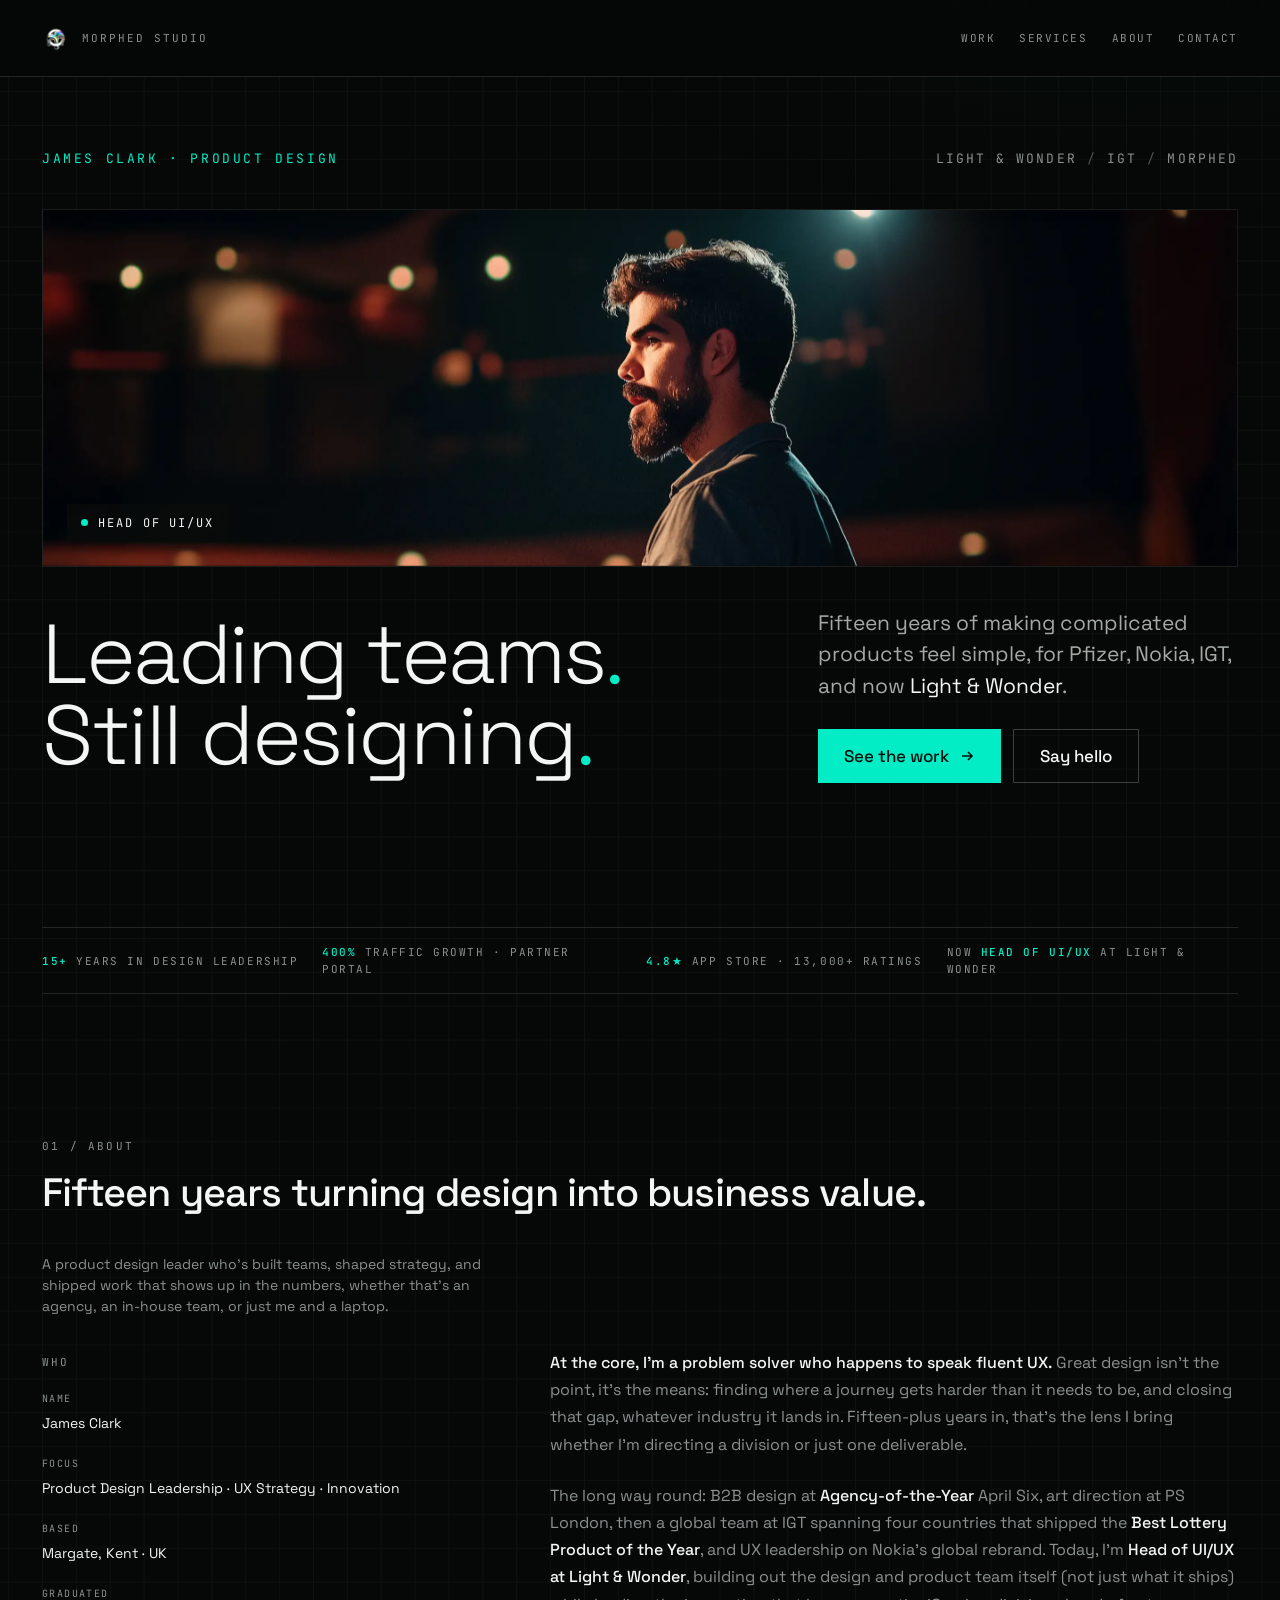
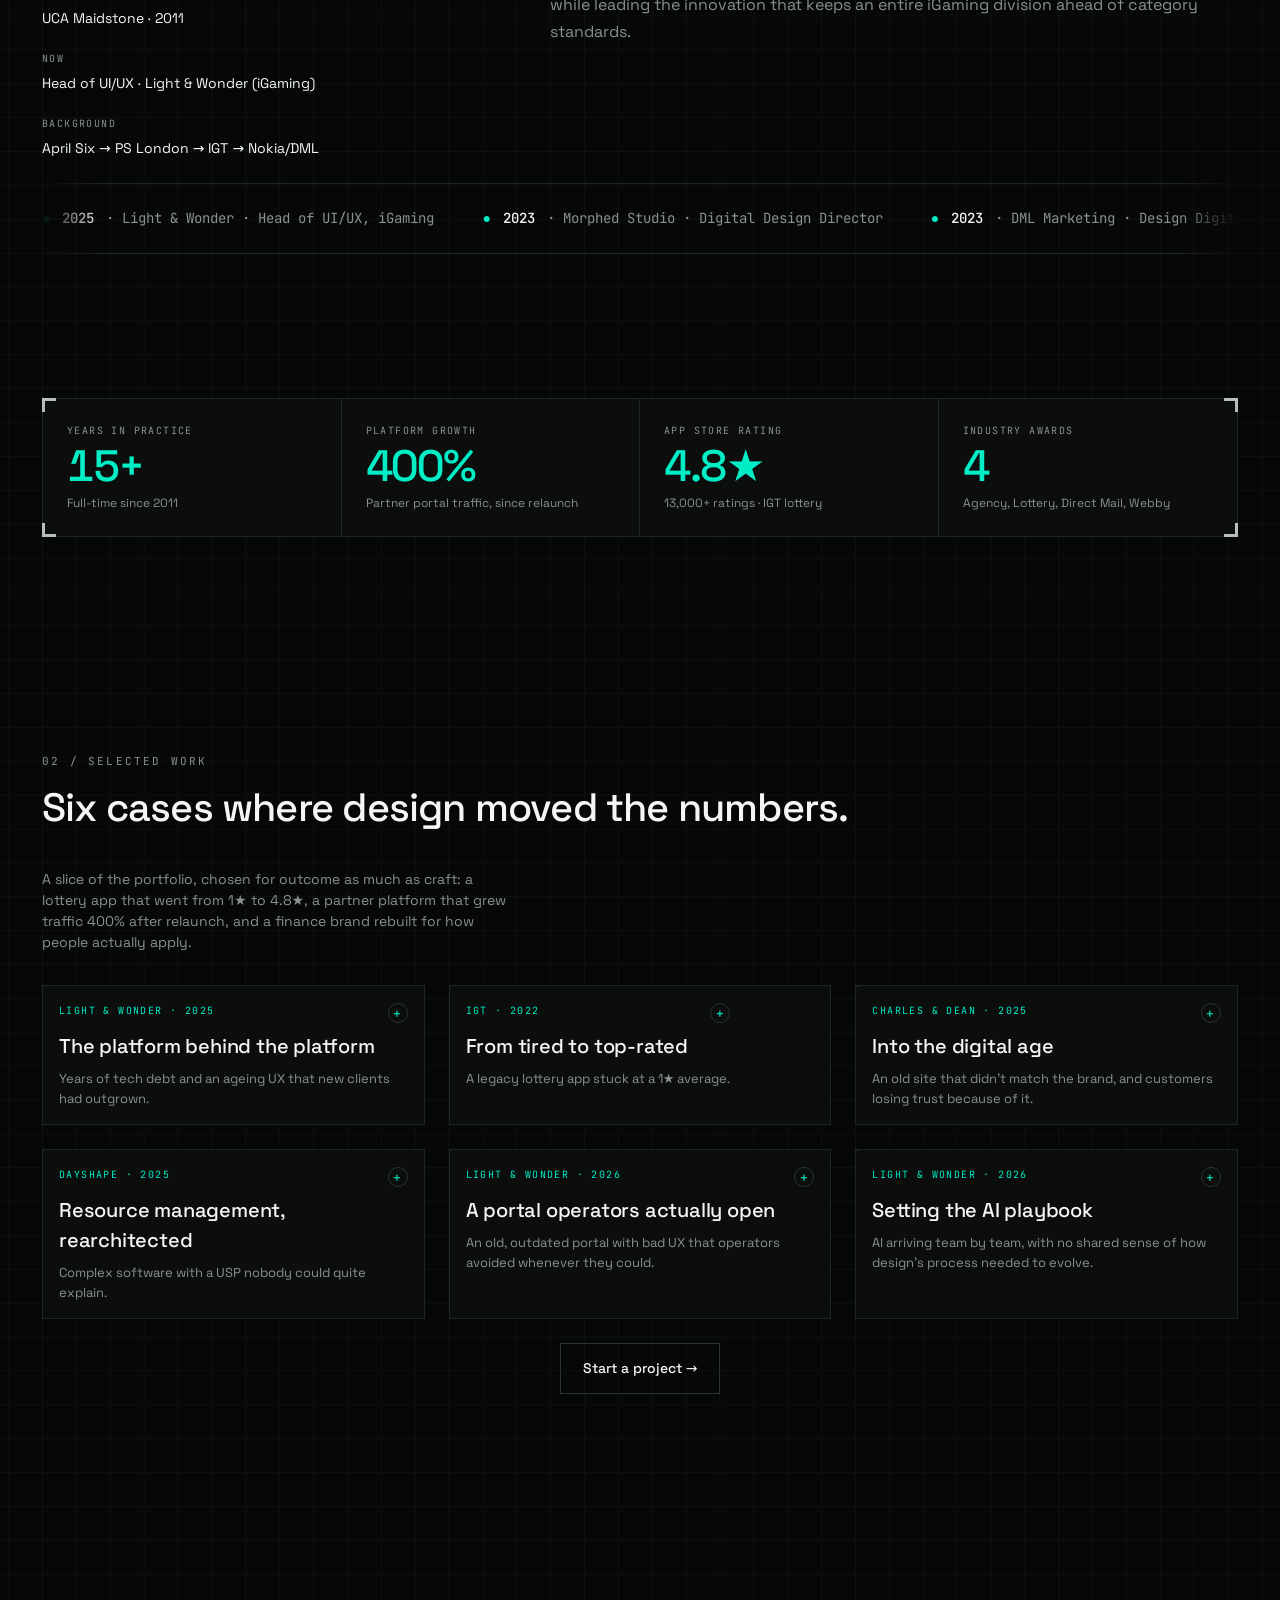
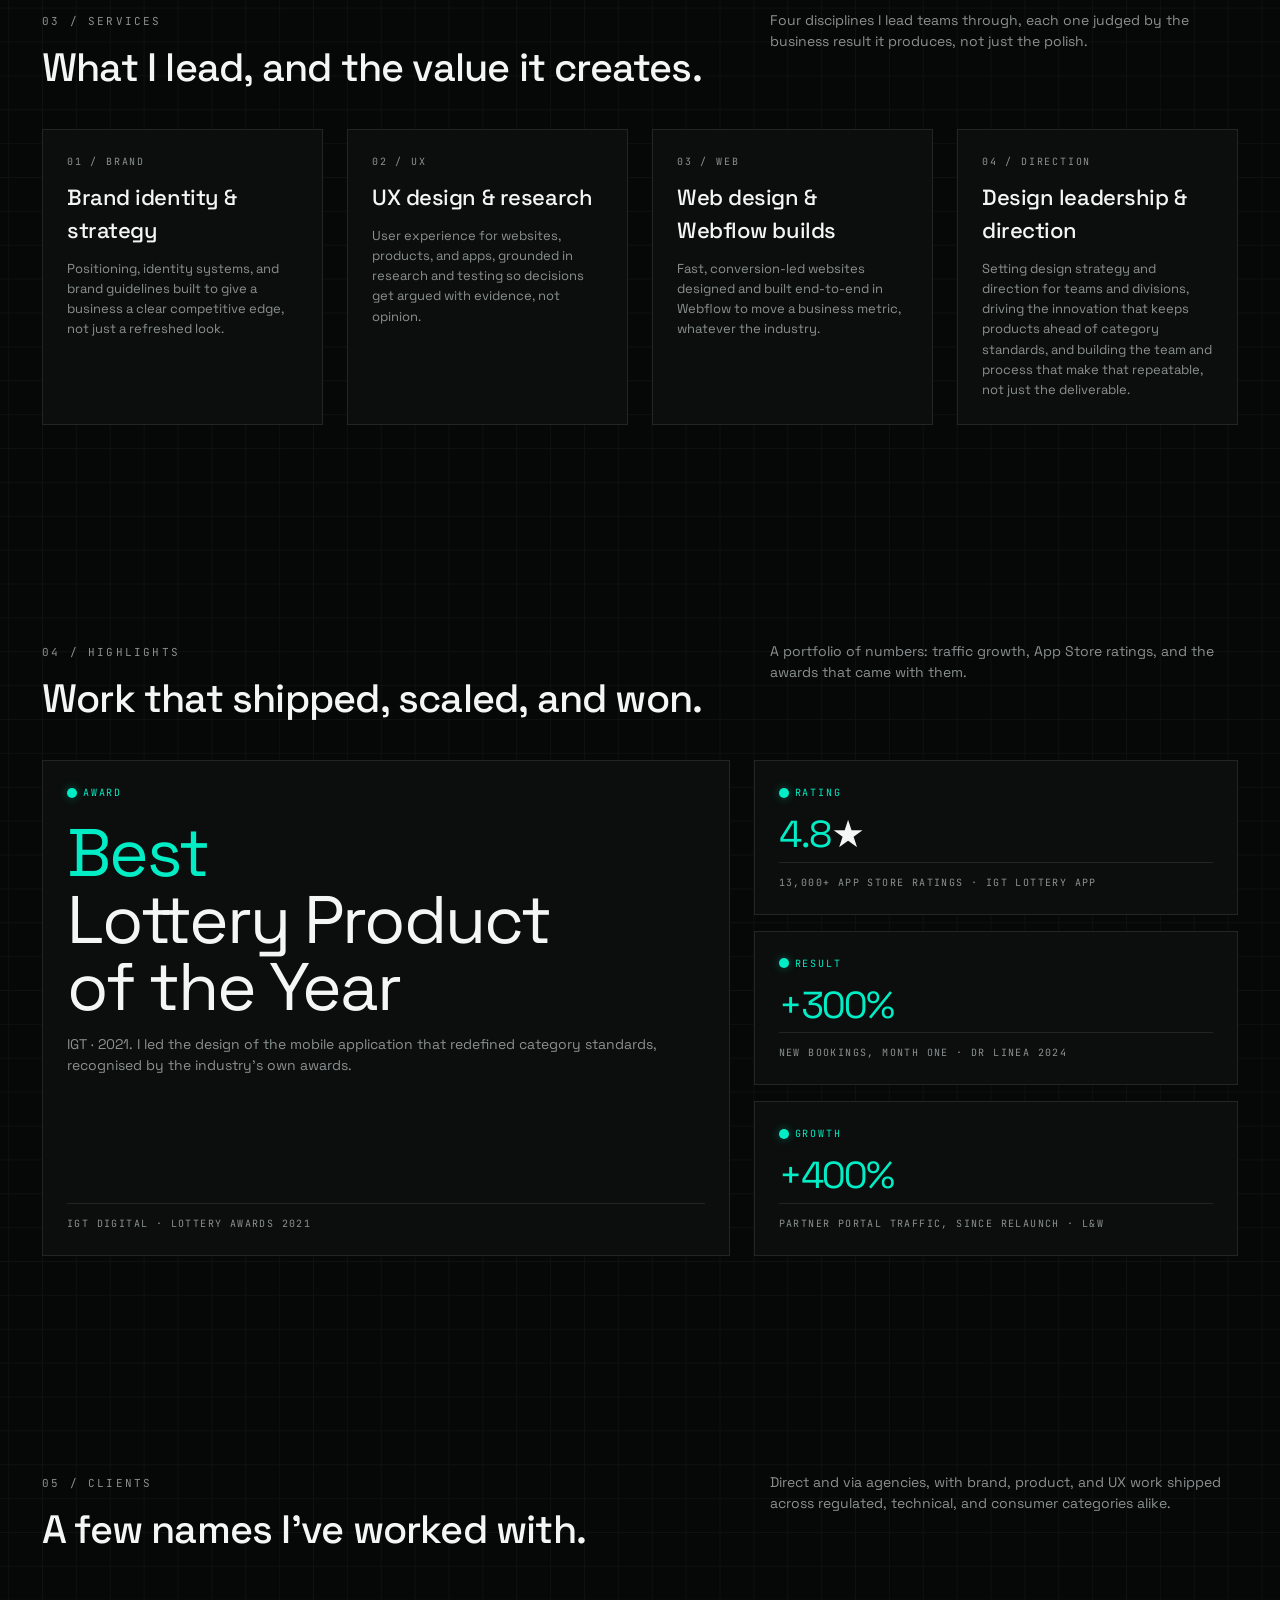
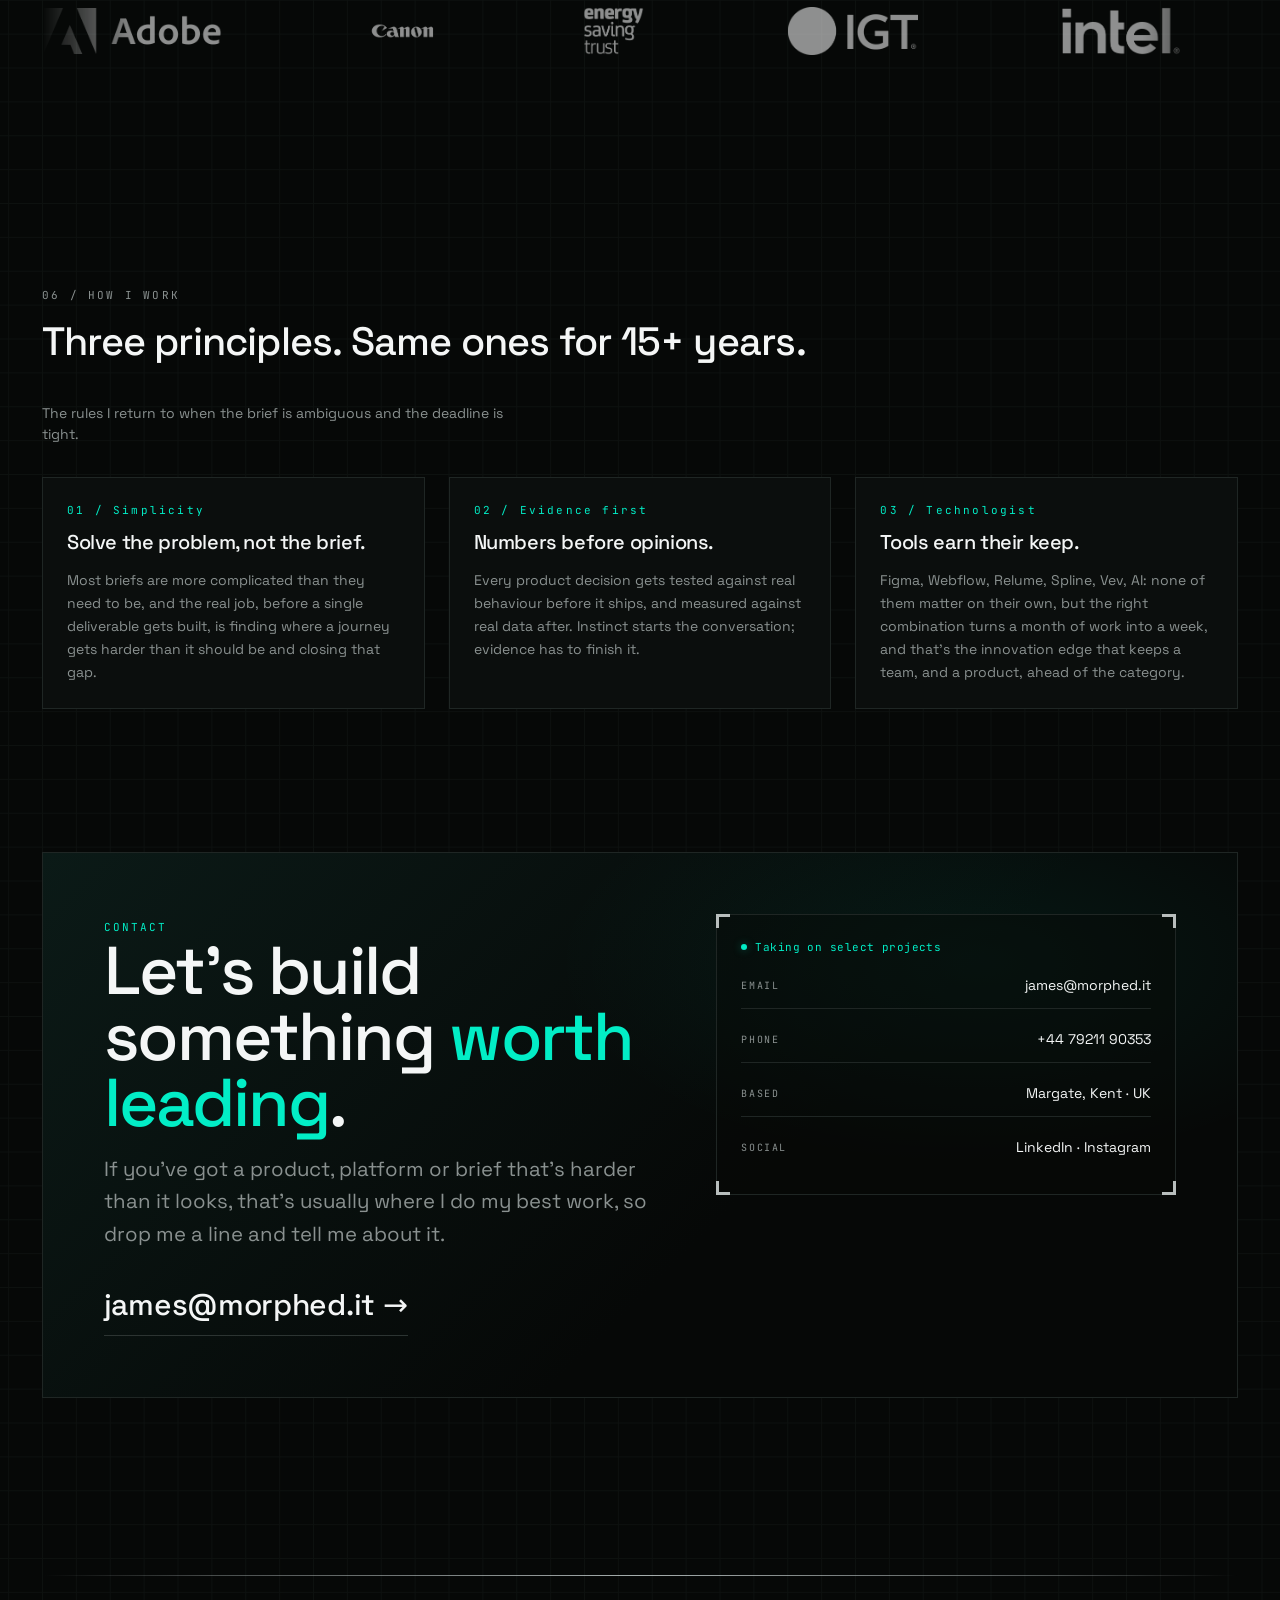
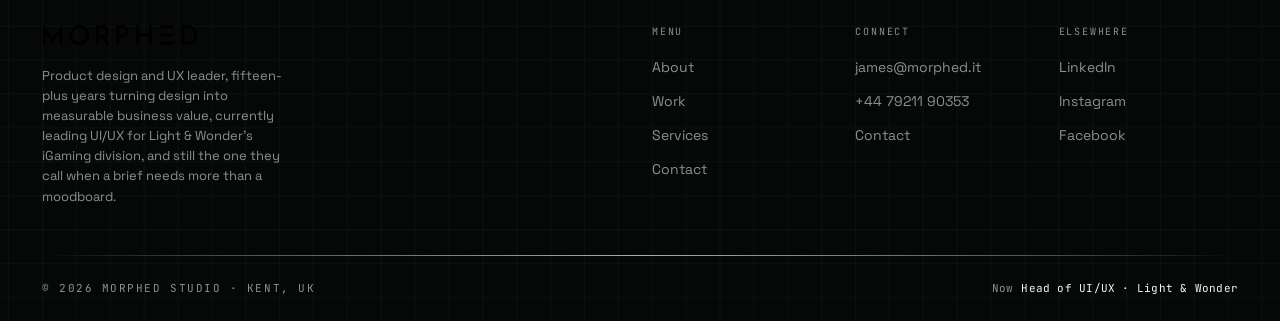
<file: index.html>
<!doctype html>
<html lang="en">
<head>
<!-- Google tag (gtag.js) - script fetch deferred to first interaction/idle so it doesn't cost initial-load performance; dataLayer queue means no events are lost -->
<script>
  window.dataLayer = window.dataLayer || [];
  function gtag(){dataLayer.push(arguments);}
  gtag("js", new Date());
  gtag("config", "G-NQW8XVTZ0H");
  (function(){
    var loaded = false;
    function loadGA(){
      if (loaded) return; loaded = true;
      var s = document.createElement('script');
      s.async = true;
      s.src = 'https://www.googletagmanager.com/gtag/js?id=G-NQW8XVTZ0H';
      document.head.appendChild(s);
    }
    ['scroll','mousemove','keydown','touchstart','pointerdown'].forEach(function(evt){
      window.addEventListener(evt, loadGA, {once:true, passive:true});
    });
    window.addEventListener('load', function(){ setTimeout(loadGA, 3000); });
  })();
</script>
<meta charset="utf-8" />
<meta name="viewport" content="width=device-width, initial-scale=1" />
  <title>James Clark, Product Design &amp; UX Leader</title>
  <meta name="description" content="James Clark, a product design leader who turns design into measurable business value: 400% traffic growth, a 4.8★ App Store rating, and category-defining platforms for Pfizer, Nokia, IGT, and Light &amp; Wonder. Based in Kent, working globally." />
  <link rel="canonical" href="https://morphed.studio/" />

  <!-- Favicons -->
  <link rel="icon" type="image/svg+xml" href="assets/mark.svg" />
  <link rel="icon" type="image/png" sizes="32x32" href="assets/favicon-32.png" />
  <link rel="icon" type="image/png" sizes="16x16" href="assets/favicon-16.png" />
  <link rel="apple-touch-icon" sizes="180x180" href="assets/apple-touch-icon.png" />
  <meta name="theme-color" content="#04080a" />

  <!-- Open Graph -->
  <meta property="og:type" content="website" />
  <meta property="og:site_name" content="Morphed Studio" />
  <meta property="og:title" content="James Clark, Product Design &amp; UX Leader" />
  <meta property="og:description" content="James Clark, a product design leader who turns design into measurable business value: 400% traffic growth, a 4.8★ App Store rating, and category-defining platforms for Pfizer, Nokia, IGT, and Light &amp; Wonder. Based in Kent, working globally." />
  <meta property="og:url" content="https://morphed.studio/" />
  <meta property="og:image" content="https://morphed.studio/assets/og-image.png" />
  <meta property="og:image:width" content="1200" />
  <meta property="og:image:height" content="630" />

  <!-- Twitter -->
  <meta name="twitter:card" content="summary_large_image" />
  <meta name="twitter:title" content="James Clark, Product Design &amp; UX Leader" />
  <meta name="twitter:description" content="James Clark, a product design leader who turns design into measurable business value: 400% traffic growth, a 4.8★ App Store rating, and category-defining platforms for Pfizer, Nokia, IGT, and Light &amp; Wonder. Based in Kent, working globally." />
  <meta name="twitter:image" content="https://morphed.studio/assets/og-image.png" />
<link rel="preload" as="font" type="font/woff2" href="assets/fonts/space-grotesk-latin-300-normal.woff2" crossorigin />
<link rel="preload" as="font" type="font/woff2" href="assets/fonts/space-grotesk-latin-400-normal.woff2" crossorigin />
<link rel="preload" as="image" href="assets/james-clark.webp" fetchpriority="high" />
<link rel="preload" as="font" type="font/woff2" href="assets/fonts/space-grotesk-latin-500-normal.woff2" crossorigin />
<link rel="preload" as="font" type="font/woff2" href="assets/fonts/jetbrains-mono-latin-400-normal.woff2" crossorigin />
<style>@font-face{font-family:'Space Grotesk';font-style:normal;font-display:optional;font-weight:300;src:url(assets/fonts/space-grotesk-latin-300-normal.woff2) format('woff2')}@font-face{font-family:'Space Grotesk';font-style:normal;font-display:optional;font-weight:400;src:url(assets/fonts/space-grotesk-latin-400-normal.woff2) format('woff2')}@font-face{font-family:'Space Grotesk';font-style:normal;font-display:optional;font-weight:500;src:url(assets/fonts/space-grotesk-latin-500-normal.woff2) format('woff2')}@font-face{font-family:'Space Grotesk';font-style:normal;font-display:optional;font-weight:600;src:url(assets/fonts/space-grotesk-latin-600-normal.woff2) format('woff2')}@font-face{font-family:'Space Grotesk';font-style:normal;font-display:optional;font-weight:700;src:url(assets/fonts/space-grotesk-latin-700-normal.woff2) format('woff2')}@font-face{font-family:'JetBrains Mono';font-style:normal;font-display:optional;font-weight:400;src:url(assets/fonts/jetbrains-mono-latin-400-normal.woff2) format('woff2')}@font-face{font-family:'JetBrains Mono';font-style:normal;font-display:optional;font-weight:500;src:url(assets/fonts/jetbrains-mono-latin-500-normal.woff2) format('woff2')}:root{--teal-500:#02edc6;--teal-400:#4df3d4;--teal-300:#8af7e3;--teal-600:#00c9a8;--teal-700:#009c82;--teal-glow:rgba(2,237,198,0.35);--ink-50:#f4f6f6;--ink-100:#dfe3e3;--ink-200:#b8bebd;--ink-300:#8a9190;--ink-400:#5e6564;--ink-500:#3b4241;--ink-600:#262c2b;--ink-700:#1a1f1e;--ink-800:#121615;--ink-900:#0b0e0d;--ink-950:#060807;--bg:var(--ink-950);--bg-1:var(--ink-900);--bg-2:var(--ink-800);--bg-3:var(--ink-700);--border:#1f2624;--border-strong:#2c3432;--text:var(--ink-50);--muted:var(--ink-300);--subtle:var(--ink-400);--primary:var(--teal-500);--primary-ink:#00110e;--success:#3ddc97;--warning:#f5c451;--font-sans:'Space Grotesk',ui-sans-serif,system-ui,sans-serif;--font-mono:'JetBrains Mono',ui-monospace,Menlo,monospace;--r-sm:4px;--r-md:8px;--r-lg:12px;--r-xl:20px;--s-1:4px;--s-2:8px;--s-3:12px;--s-4:16px;--s-5:24px;--s-6:32px;--s-7:48px;--s-8:64px;--s-9:96px;--fl-5:clamp(24px,2.5vw + 10px,48px);--grid:48px;--grid-gap:var(--s-5);--fl-6:clamp(32px,3.5vw + 16px,64px);--fl-7:clamp(72px,9vw + 30px,144px);--t-display:clamp(40px,5.5vw + 14px,104px);--t-h2:clamp(24px,2vw + 14px,44px);--t-lead:clamp(17px,0.5vw + 14px,22px)}*{box-sizing:border-box}body,html{margin:0;padding:0}body{position:relative;background:var(--bg);color:var(--text);font-family:var(--font-sans);line-height:1.5;-webkit-font-smoothing:antialiased;overflow-x:hidden}body::before{content:"";position:fixed;inset:0;pointer-events:none;z-index:0;opacity:.3;background-image:radial-gradient(1200px 600px at 90% -10%,rgba(2,237,198,.06),transparent 60%)}h1,h2,h3,h4,h5{margin:0;font-weight:500;letter-spacing:-.02em}p{margin:0}a{color:inherit;text-decoration:none}.mono{font-family:var(--font-mono)}.page{position:relative;z-index:1;max-width:1344px;margin:0 auto;padding:0 var(--fl-5)}.bg-grid{position:absolute;inset:0;pointer-events:none;z-index:-1;opacity:.3;background-image:linear-gradient(var(--border) 1px,transparent 1px),linear-gradient(90deg,var(--border) 1px,transparent 1px);background-size:var(--grid,48px) var(--grid,48px);background-position:var(--grid-origin-x,0) var(--grid-origin-y,0)}.bg-glow{position:absolute;inset:0;pointer-events:none;z-index:-1;opacity:0;transition:opacity .5s cubic-bezier(.33,1,.68,1);background-image:linear-gradient(rgba(2,237,198,.41) 1px,transparent 1px),linear-gradient(90deg,rgba(2,237,198,.41) 1px,transparent 1px);background-size:var(--grid,48px) var(--grid,48px);background-position:var(--grid-origin-x,0) var(--grid-origin-y,0);mask-image:radial-gradient(30px 30px at var(--gx,-300px) var(--gy,-300px),#000 0%,rgba(0,0,0,.5) 55%,transparent 100%);-webkit-mask-image:radial-gradient(30px 30px at var(--gx,-300px) var(--gy,-300px),#000 0%,rgba(0,0,0,.5) 55%,transparent 100%)}body.grid-glow-on .bg-glow{opacity:1}.grid-cols{--grid-mult:1;position:absolute;left:var(--fl-5);right:var(--fl-5);top:0;bottom:0;z-index:-1;pointer-events:none;display:grid;grid-template-columns:repeat(36,1fr);gap:var(--grid-gap)}@media (min-width:601px) and (max-width:900px){.grid-cols{--grid-mult:3}}@media (max-width:600px){.grid-cols{--grid-mult:9}}.topbar{position:sticky;top:0;z-index:50;width:100%;margin-bottom:var(--s-7);background:color-mix(in srgb,var(--bg) 82%,transparent);backdrop-filter:blur(12px);-webkit-backdrop-filter:blur(12px);border-bottom:1px solid var(--border)}.topbar-inner{max-width:1344px;margin:0 auto;display:flex;justify-content:space-between;align-items:center;padding:var(--s-5) var(--fl-5);gap:var(--s-4)}.brand{display:flex;gap:var(--s-3);align-items:center}.brand img{width:28px;height:28px;object-fit:contain}.brand .divider{width:1px;height:20px;background:var(--border-strong)}.brand .label{font-family:var(--font-mono);font-size:11px;letter-spacing:.18em;text-transform:uppercase;color:var(--muted)}.nav{display:flex;gap:var(--s-5);font-family:var(--font-mono);font-size:11px;letter-spacing:.14em;text-transform:uppercase;color:var(--muted);flex-wrap:wrap}.nav a{position:relative;padding:4px 0}.nav a.active{color:var(--teal-500)}.nav a:hover{color:var(--text)}.nav a::after{content:"";position:absolute;left:0;right:0;bottom:-2px;height:1px;background:var(--teal-500);transform:scaleX(0);transform-origin:left;transition:transform .3s cubic-bezier(.16,1,.3,1)}.nav a.active::after,.nav a:hover::after{transform:scaleX(1)}@media (max-width:700px){.topbar-inner{flex-direction:column;align-items:flex-start}.nav{gap:var(--s-4)}}.eyebrow{font-family:var(--font-mono);font-size:11px;letter-spacing:.18em;color:var(--teal-500);text-transform:uppercase;display:inline-flex;align-items:center;gap:var(--s-2)}.btn{padding:14px 22px;border-radius:0;font-family:inherit;font-weight:500;font-size:14px;cursor:pointer;border:1px solid transparent;display:inline-flex;align-items:center;gap:8px;transition:.2s cubic-bezier(.25,1,.5,1);text-decoration:none}.btn-primary{background:var(--teal-500);color:var(--primary-ink)}.btn-primary:hover{transform:translateY(-1px)}.btn-primary::after{content:"→";transition:transform .2s cubic-bezier(.25,1,.5,1)}.btn-primary:hover::after{transform:translateX(4px)}.btn-ghost{background:0 0;color:var(--text);border-color:var(--border-strong)}.btn-ghost:hover{border-color:var(--teal-500);color:var(--teal-500)}[data-reveal]{opacity:0;transform:translateY(28px);transition:opacity 1s cubic-bezier(.22,.7,.2,1),transform 1s cubic-bezier(.22,.7,.2,1);transition-delay:var(--reveal-delay,0ms);will-change:opacity,transform}[data-reveal=fade]{transform:none}[data-reveal=left]{transform:translateX(-32px)}[data-reveal=right]{transform:translateX(32px)}[data-reveal=scale]{transform:scale(.96)}[data-reveal].in{opacity:1;transform:none}[data-reveal-group]>*{opacity:0;transform:translateY(24px);transition:opacity .85s cubic-bezier(.22,.7,.2,1),transform .85s cubic-bezier(.22,.7,.2,1)}[data-reveal-group].in>*{opacity:1;transform:none}[data-reveal-group].in>:first-child{transition-delay:0s}[data-reveal-group].in>:nth-child(2){transition-delay:80ms}[data-reveal-group].in>:nth-child(3){transition-delay:160ms}[data-reveal-group].in>:nth-child(4){transition-delay:240ms}[data-reveal-group].in>:nth-child(5){transition-delay:320ms}[data-reveal-group].in>:nth-child(6){transition-delay:0.4s}[data-spotlight]{position:relative}[data-spotlight]::after{content:"";position:absolute;inset:0;border-radius:inherit;pointer-events:none;opacity:0;transition:opacity .4s;background:radial-gradient(340px circle at var(--mx,50%) var(--my,50%),rgba(2,237,198,.1),transparent 60%)}[data-spotlight]:hover::after{opacity:1}.btn-ghost[data-spotlight]::after{background:radial-gradient(60px circle at var(--mx,50%) var(--my,50%),rgba(255,255,255,.3),transparent 70%)}.btn-primary[data-spotlight]::before{content:"";position:absolute;inset:0;pointer-events:none;opacity:0;transition:opacity .4s;background:radial-gradient(60px circle at var(--mx,50%) var(--my,50%),rgba(255,255,255,.35),transparent 70%)}.btn-primary[data-spotlight]:hover::before{opacity:1}.btn-primary[data-spotlight]::after{content:"→";position:static;inset:auto;background:none;opacity:1;pointer-events:auto}.hero-card[data-spotlight]::before,.proj .card[data-spotlight]::before,.svc[data-spotlight]::before,.win[data-spotlight]::before,.philo-col[data-spotlight]::before{content:"";position:absolute;inset:0;pointer-events:none;opacity:0;transition:opacity .5s;background:radial-gradient(420px circle at var(--mx,50%) var(--my,50%),rgba(2,237,198,.14),transparent 65%)}.hero-card[data-spotlight]:hover::before,.proj .card[data-spotlight]:hover::before,.svc[data-spotlight]:hover::before,.win[data-spotlight]:hover::before,.philo-col[data-spotlight]:hover::before{opacity:1}.section-head{display:flex;align-items:baseline;justify-content:space-between;gap:var(--s-6);margin-bottom:var(--s-6);padding-top:calc(var(--fl-7) * .25);margin-top:calc(var(--fl-7) * 1.25);flex-wrap:wrap}.section-head .title{display:flex;flex-direction:column;gap:var(--s-2)}.section-head .title h2{font-size:var(--t-h2)}.section-head .title .num{font-family:var(--font-mono);font-size:11px;letter-spacing:.2em;color:var(--muted);text-transform:uppercase}.section-head .desc{color:var(--muted);max-width:52ch;font-size:14px}.footer{margin-top:var(--fl-7);padding-top:var(--s-6);position:relative}.pulse-divider{position:relative;height:1px;width:100%}.pulse-divider::before{content:"";position:absolute;left:0;right:0;top:0;height:1px;background:linear-gradient(90deg,transparent 0,rgba(200,210,210,.35) 15%,rgba(220,230,230,.75) 50%,rgba(200,210,210,.35) 85%,transparent 100%);transform:scaleX(0);transform-origin:center;transition:transform 1.6s cubic-bezier(.22,.8,.25,1)}.footer.is-pulsing .pulse-divider::before{transform:scaleX(1)}.footer.is-pulsing .footer-top-divider::before{transition-delay:0s}.footer.is-pulsing .footer-base-divider::before{transition-delay:.3s}.footer.is-pulsing .sig-divider::before{transition-delay:.9s}@media (prefers-reduced-motion:reduce){.bg-glow{display:none}[data-reveal-group]>*,[data-reveal]{opacity:1!important;transform:none!important;transition:none!important}.pulse-divider::before{transform:scaleX(1);transition:none}}.footer-grid{display:grid;grid-template-columns:repeat(12,1fr);gap:var(--grid-gap);margin:48px 0}.footer-grid>.footer-col:first-child{grid-column:span 6}.footer-grid>.footer-col:not(:first-child){grid-column:span 2}@media (max-width:860px){.footer-grid{grid-template-columns:1fr 1fr}.footer-grid>.footer-col{grid-column:auto}}@media (max-width:520px){.footer-grid{grid-template-columns:1fr}}.footer-col h3{font-family:var(--font-mono);font-size:10px;letter-spacing:.18em;text-transform:uppercase;color:var(--muted);margin-bottom:var(--s-4);font-weight:400}.footer-col ul{list-style:none;padding:0;margin:0;display:flex;flex-direction:column;gap:10px}.footer-col ul a{font-size:14px;color:var(--muted);transition:color .2s}.footer-col ul a:hover{color:var(--teal-500)}.footer-col .mark-row{display:flex;align-items:center;gap:var(--s-2);margin-bottom:var(--s-4)}.footer-col .mark-row img{height:26px;width:auto}.footer-col .mark-row span{font-weight:500;font-size:16px}.footer-col .tag{font-size:13px;color:var(--muted);line-height:1.55;max-width:32ch}.footer-base{display:flex;justify-content:space-between;align-items:center;padding:24px 0;font-family:var(--font-mono);font-size:11px;color:var(--muted);letter-spacing:.14em;text-transform:uppercase;flex-wrap:wrap;gap:var(--s-3)}.footer-base .avail{display:flex;align-items:center;gap:8px;color:var(--muted);text-transform:none;letter-spacing:.02em}.footer-base .avail .dot{width:6px;height:6px;border-radius:50%;background:var(--teal-500);box-shadow:0 0 8px var(--teal-glow)}.cta{margin-top:var(--fl-7);padding:var(--fl-6);background:var(--bg-1);border:1px solid var(--border);border-radius:0;position:relative;overflow:hidden}.cta::before{content:"";position:absolute;inset:0;opacity:.4;background:radial-gradient(500px 250px at 80% 50%,rgba(2,237,198,.12),transparent 60%)}.cta-inner{position:relative;z-index:1;display:grid;grid-template-columns:1.5fr auto;gap:var(--fl-5);align-items:center}@media (max-width:720px){.cta-inner{grid-template-columns:1fr}}.cta h3{font-size:clamp(28px,2.5vw + 10px,44px);line-height:1.1;letter-spacing:-.02em}.cta h3 em{color:var(--teal-500);font-style:normal}.cta .ctas{display:flex;gap:var(--s-3);align-items:center;flex-wrap:wrap}.hero-card[data-reveal]{transform:translateX(32px) rotate(-4deg)}.hero-card[data-reveal].in{transform:none;transition:opacity 1s cubic-bezier(.22,.7,.2,1),transform .9s cubic-bezier(.22,.7,.2,1)}.hero-card[data-reveal].in:hover{transform:rotate(-8deg)}.hero{position:relative;padding-top:var(--fl-5);margin-bottom:var(--fl-7)}.hero-grid{display:grid;grid-template-columns:repeat(12,1fr);gap:var(--grid-gap);align-items:end}.hero-grid>div{grid-column:span 7}.hero-grid>.hero-card{grid-column:span 5}@media (max-width:900px){.hero-grid{grid-template-columns:1fr}.hero-grid>div,.hero-grid>.hero-card{grid-column:1/-1}}.hero h1{font-size:var(--t-display);line-height:.9;letter-spacing:-.04em;margin:var(--s-5) 0 0}.hero h1 em{font-style:normal;color:var(--teal-500);position:relative}.hero h1 em::after{content:".";color:var(--teal-500)}.hero .lead{font-size:var(--t-lead);color:var(--muted);max-width:52ch;margin-top:var(--s-5);line-height:1.5}.hero .ctas{display:flex;gap:var(--s-3);margin-top:var(--s-6);flex-wrap:wrap}.hero-card{position:relative;border:1px solid var(--border);border-radius:0;background:var(--bg-1);padding:var(--s-5);display:flex;flex-direction:column;gap:var(--s-4)}.hero-card .hc-head{display:flex;justify-content:space-between;align-items:center;font-family:var(--font-mono);font-size:10px;letter-spacing:.18em;text-transform:uppercase;color:var(--muted)}.hero-card .hc-head .live{color:var(--teal-500);display:flex;align-items:center;gap:6px}.hero-card .hc-head .live .dot{width:6px;height:6px;border-radius:50%;background:var(--teal-500);box-shadow:0 0 8px var(--teal-glow);animation:2.4s ease-in-out infinite pulse}.hero-card h2{font-size:24px;letter-spacing:-.02em}.hero-card .hc-meta{font-family:var(--font-mono);font-size:11px;color:var(--muted);letter-spacing:.04em;display:flex;gap:var(--s-4);flex-wrap:wrap}.hero-card .hc-meta b{color:var(--text);font-weight:500}.hero-card .hc-preview{position:relative;aspect-ratio:16/10;background:url('assets/james-clark.webp') center/cover no-repeat #0a0b0b;border-radius:0;overflow:hidden;border:1px solid var(--border);margin:var(--s-4) 0}.hero-card .hc-preview::before{content:"";position:absolute;inset:0;background:linear-gradient(180deg,transparent 45%,rgba(4,8,10,.78) 100%);pointer-events:none}.hero-card .hc-preview::after{content:"";position:absolute;inset:0;background:radial-gradient(600px 300px at 70% 30%,rgba(2,237,198,.1),transparent 60%);pointer-events:none;mix-blend-mode:screen}.strip{display:grid;grid-template-columns:repeat(4,auto);justify-content:space-between;align-items:center;padding:var(--s-4) 0;border-top:1px solid var(--border);border-bottom:1px solid var(--border);font-family:var(--font-mono);font-size:11px;color:var(--muted);letter-spacing:.14em;text-transform:uppercase;gap:var(--grid-gap)}@media (max-width:820px){.strip{grid-template-columns:repeat(2,1fr);justify-content:normal}}@media (max-width:520px){.strip{grid-template-columns:1fr;justify-content:normal}}.strip b{color:var(--teal-500);font-weight:500}.figs{position:relative;display:grid;grid-template-columns:repeat(4,1fr);gap:0;border:1px solid var(--border);border-radius:0;background:var(--bg-1);margin:var(--fl-7) 0}.figs>div{padding:var(--s-5);border-right:1px solid var(--border);display:flex;flex-direction:column;gap:6px}.figs>div:last-child{border-right:0}@media (max-width:720px){.figs{grid-template-columns:repeat(2,1fr)}.figs>div{border-right:0;border-bottom:1px solid var(--border)}.figs>div:nth-child(odd){border-right:1px solid var(--border)}}.figs .n{font-size:44px;font-weight:500;letter-spacing:-.03em;color:var(--teal-500);line-height:1;font-variant-numeric:tabular-nums}.figs .l{font-family:var(--font-mono);font-size:10px;letter-spacing:.14em;text-transform:uppercase;color:var(--muted)}.figs .s{color:var(--muted);font-size:12px}.intro{display:grid;grid-template-columns:repeat(12,1fr);gap:var(--grid-gap);align-items:start}.intro>div:first-child{grid-column:span 5}.intro>.body{grid-column:span 7}@media (max-width:900px){.intro{grid-template-columns:1fr}.intro>div:first-child,.intro>.body{grid-column:1/-1}}.intro .eye{font-family:var(--font-mono);font-size:11px;letter-spacing:.18em;color:var(--muted);text-transform:uppercase}.intro h2{font-size:clamp(28px, 3vw + 10px, 48px);line-height:1.1;letter-spacing:-.03em;margin-top:var(--s-3);max-width:18ch}.intro h2 em{font-style:normal;color:var(--teal-500)}.intro .body{display:flex;flex-direction:column;gap:var(--s-5);color:var(--muted);font-size:16px;line-height:1.7}.intro .body p b{color:var(--text);font-weight:500}.intro-meta{display:grid;grid-template-columns:1fr 1fr;gap:var(--s-4);margin-top:var(--s-5);padding-top:var(--s-5);border-top:1px solid var(--border)}.intro-meta .k{font-family:var(--font-mono);font-size:10px;letter-spacing:.14em;text-transform:uppercase;color:var(--muted)}.intro-meta .v{font-size:14px;color:var(--text);margin-top:4px}.proj{display:grid;grid-template-columns:repeat(6,1fr);gap:var(--grid-gap)}.proj .card{position:relative;grid-column:span 3;background:var(--bg-1);border:1px solid var(--border);border-radius:0;display:flex;flex-direction:column;transition:transform .3s cubic-bezier(.16,1,.3,1);cursor:pointer}.proj .card.sm{grid-column:span 2}.proj .card.lg{grid-column:span 4}@media (max-width:1024px){.proj{grid-template-columns:repeat(2,1fr)}.proj .card,.proj .card.lg,.proj .card.sm{grid-column:span 2}}@media (max-width:600px){.proj{grid-template-columns:1fr}.proj .card,.proj .card.lg,.proj .card.sm{grid-column:span 1}}.proj .card:hover{transform:translateY(-4px)}.proj .vis{aspect-ratio:4/3;position:relative;overflow:hidden;border-bottom:1px solid var(--border)}.proj .body{padding:var(--s-4);display:flex;flex-direction:column;gap:var(--s-2)}.proj .body .nm{font-family:var(--font-mono);font-size:10px;letter-spacing:.14em;text-transform:uppercase;color:var(--teal-500);display:flex;justify-content:space-between}.proj .body h3{font-size:20px;letter-spacing:-.01em}.proj .body p{font-size:13px;color:var(--muted);line-height:1.5}.vis .photo{width:100%;height:100%;object-fit:cover;display:block;position:absolute;inset:0}.fig-pfizer{background:radial-gradient(500px 250px at 70% 40%,rgba(2,237,198,.18),transparent 60%),linear-gradient(135deg,#0b2e28,#060807 60%)}.fig-pfizer::before{content:"";position:absolute;top:50%;left:50%;width:60%;aspect-ratio:1;transform:translate(-50%,-50%);border:1px dashed rgba(2,237,198,.25);border-radius:50%}.fig-pfizer::after{content:"";position:absolute;top:50%;left:50%;width:30%;aspect-ratio:1;transform:translate(-50%,-50%);background:radial-gradient(circle,var(--teal-400),var(--teal-600));border-radius:50%;box-shadow:0 0 60px var(--teal-glow)}.fig-sybajet{background:linear-gradient(180deg,#14181a,#0b0e0d)}.fig-sybajet::before{content:"";position:absolute;inset:0;background:linear-gradient(110deg,transparent 48%,rgba(255,255,255,.04) 50%,transparent 52%),linear-gradient(80deg,transparent 20%,rgba(2,237,198,.08) 30%,transparent 35%)}.fig-sybajet::after{content:"";position:absolute;bottom:20%;left:-5%;right:-5%;height:2px;background:linear-gradient(90deg,transparent,var(--teal-500),transparent);box-shadow:0 0 20px var(--teal-500)}.fig-nokia{background:#0a1217}.fig-nokia::before{content:"";position:absolute;inset:0;background-image:linear-gradient(rgba(2,237,198,.15) 1px,transparent 1px),linear-gradient(90deg,rgba(2,237,198,.15) 1px,transparent 1px);background-size:40px 40px;mask-image:radial-gradient(circle at 50% 50%,#000 30%,transparent 70%)}.fig-nokia::after{content:"N";position:absolute;top:50%;left:50%;transform:translate(-50%,-50%);font-size:clamp(80px,14vw,180px);font-weight:500;letter-spacing:-.05em;color:var(--teal-500);opacity:.95}.fig-igt{background:linear-gradient(135deg,#1a2e2b,#0b1a18)}.fig-igt::before{content:"";position:absolute;inset:0;background:radial-gradient(80px 80px at 20% 30%,var(--teal-500) 0,transparent 40%),radial-gradient(60px 60px at 75% 65%,#f5c86a 0,transparent 40%);filter:blur(20px);opacity:.6}.fig-igt::after{content:"4.8★";position:absolute;top:50%;left:50%;transform:translate(-50%,-50%);font-family:var(--font-mono);font-size:clamp(32px,5vw,56px);font-weight:500;color:var(--text);text-shadow:0 0 20px var(--teal-glow)}.fig-linea{background:linear-gradient(135deg,#2e2a2a,#1a1716,#0b0908)}.fig-linea::before{content:"";position:absolute;top:50%;left:50%;transform:translate(-50%,-50%);width:55%;aspect-ratio:1;background:radial-gradient(circle,#d4b89a 0,#a08770 50%,transparent 80%);border-radius:50%;filter:blur(40px);opacity:.7}.fig-linea::after{content:"+300%";position:absolute;bottom:18%;right:8%;font-size:clamp(20px,2.2vw,28px);font-family:var(--font-mono);color:var(--teal-500);font-weight:500}.fig-precision{background:linear-gradient(135deg,#2d1b4d,#1a0d2e,#0b0e0d)}.fig-precision::before{content:"";position:absolute;top:50%;left:50%;transform:translate(-50%,-50%);width:40%;aspect-ratio:1;background:linear-gradient(135deg,#8a5cf5,#5b2fb8);border-radius:50%;filter:blur(60px);opacity:.6}.fig-precision::after{content:"◉";position:absolute;top:50%;left:50%;transform:translate(-50%,-50%);font-size:56px;color:#c4a9ff}.fig-pam{background:radial-gradient(500px 250px at 30% 60%,rgba(2,237,198,.16),transparent 60%),linear-gradient(135deg,#0b2e28,#060807 60%)}.fig-pam::before{content:"";position:absolute;top:50%;left:50%;width:55%;aspect-ratio:1;transform:translate(-50%,-50%);border:1px dashed rgba(2,237,198,.3);border-radius:50%}.fig-pam::after{content:"";position:absolute;top:50%;left:50%;width:26%;aspect-ratio:1;transform:translate(-50%,-50%);background:radial-gradient(circle,var(--teal-400),var(--teal-700));border-radius:50%;box-shadow:0 0 60px var(--teal-glow)}.fig-portal{background:linear-gradient(135deg,#0f2420,#060807 65%)}.fig-portal::before{content:"";position:absolute;inset:0;background:radial-gradient(120px 120px at 25% 30%,var(--teal-500) 0,transparent 45%),radial-gradient(90px 90px at 75% 70%,rgba(2,237,198,.5) 0,transparent 45%);filter:blur(26px);opacity:.55}.fig-portal::after{content:"+400%";position:absolute;top:50%;left:50%;transform:translate(-50%,-50%);font-family:var(--font-mono);font-size:clamp(30px,4.5vw,52px);font-weight:500;color:var(--text);text-shadow:0 0 20px var(--teal-glow)}.fig-aiways{background:#0a1512}.fig-aiways::before{content:"";position:absolute;inset:0;background-image:linear-gradient(rgba(2,237,198,.14) 1px,transparent 1px),linear-gradient(90deg,rgba(2,237,198,.14) 1px,transparent 1px);background-size:36px 36px;mask-image:radial-gradient(circle at 50% 50%,#000 30%,transparent 72%)}.fig-aiways::after{content:"AI";position:absolute;top:50%;left:50%;transform:translate(-50%,-50%);font-size:clamp(70px,13vw,160px);font-weight:500;letter-spacing:-.04em;color:var(--teal-500);opacity:.95}.proj .vis .lock-badge{position:absolute;bottom:var(--s-3);left:var(--s-3);z-index:2;width:32px;height:32px;border-radius:50%;display:flex;align-items:center;justify-content:center;font-size:14px;color:var(--text);background:rgba(6,8,7,.6);backdrop-filter:blur(6px);-webkit-backdrop-filter:blur(6px);border:1px solid rgba(255,255,255,.14)}.pw-gate{position:fixed;inset:0;z-index:110;display:flex;align-items:center;justify-content:center;padding:var(--s-5);opacity:0;visibility:hidden;transition:opacity .35s cubic-bezier(.22,.7,.2,1),visibility 0s linear .35s}.pw-gate.is-open{opacity:1;visibility:visible;transition:opacity .35s cubic-bezier(.22,.7,.2,1),visibility}body.pw-open{overflow:hidden}.pw-backdrop{position:absolute;inset:0;background:rgba(6,8,7,.86);backdrop-filter:blur(6px);-webkit-backdrop-filter:blur(6px)}.pw-panel{position:relative;z-index:1;width:100%;max-width:380px;background:var(--bg-1);border:1px solid var(--border-strong);padding:var(--s-6);display:flex;flex-direction:column;gap:var(--s-3);text-align:center;transform:translateY(18px) scale(.98);transition:transform .35s cubic-bezier(.22,.7,.2,1)}.pw-gate.is-open .pw-panel{transform:translateY(0) scale(1)}.pw-close{position:absolute;top:var(--s-3);right:var(--s-3);width:30px;height:30px;border-radius:50%;border:1px solid var(--border-strong);background:0 0;color:var(--muted);cursor:pointer;display:flex;align-items:center;justify-content:center;font-size:13px;transition:border-color .2s,color .2s}.pw-close:hover{border-color:var(--teal-500);color:var(--teal-500)}.pw-lock{font-size:26px}.pw-panel h3{font-size:18px;letter-spacing:-.01em;margin:0}.pw-panel p{font-size:13px;color:var(--muted);margin:0}.pw-form{display:flex;gap:8px;margin-top:var(--s-2)}.pw-form input{flex:1;background:var(--bg-2);border:1px solid var(--border-strong);color:var(--text);padding:10px 12px;font-family:inherit;font-size:14px;border-radius:0}.pw-form input:focus{outline:none;border-color:var(--teal-500)}.pw-error{color:var(--warning);font-size:12px;margin:0;display:none}.pw-error.is-shown{display:block}.services-row{display:grid;grid-template-columns:repeat(4,1fr);gap:var(--grid-gap)}@media (max-width:900px){.services-row{grid-template-columns:repeat(2,1fr)}}@media (max-width:520px){.services-row{grid-template-columns:1fr}}.svc{background:var(--bg-1);border:1px solid var(--border);border-radius:0;padding:var(--s-5);display:flex;flex-direction:column;gap:var(--s-3);min-height:220px;position:relative;cursor:pointer}.svc .num{font-family:var(--font-mono);font-size:10px;letter-spacing:.18em;color:var(--muted);text-transform:uppercase}.svc h3{font-size:22px;letter-spacing:-.02em}.svc p{font-size:13px;color:var(--muted);line-height:1.55}.svc .go{font-family:var(--font-mono);font-size:10px;letter-spacing:.14em;text-transform:uppercase;color:var(--teal-500);margin-top:auto;display:inline-flex;align-items:center;gap:6px;transition:gap .2s}.svc:hover .go{gap:12px}.career{padding:var(--s-5) 0;border-top:1px solid var(--border);border-bottom:1px solid var(--border);margin-top:var(--s-5);overflow:hidden;mask-image:linear-gradient(90deg,transparent,#000 5%,#000 95%,transparent)}.career-track{display:flex;gap:var(--s-7);width:max-content;animation:42s linear infinite march;align-items:center}.career-track span{font-family:var(--font-mono);font-size:14px;color:var(--muted);white-space:nowrap;display:inline-flex;align-items:center;gap:var(--s-3)}.career-track span b{color:var(--text);font-weight:500}.career-track span .dot{color:var(--teal-500)}@keyframes march{to{transform:translateX(-50%)}}.wins{display:grid;grid-template-columns:repeat(12,1fr);gap:var(--grid-gap);align-items:stretch}.wins>.win.feature{grid-column:span 7}.wins>.win-stack{grid-column:span 5}.wins .win-stack{display:grid;grid-template-rows:repeat(3,1fr);gap:var(--s-4)}.wins .win.feature{justify-content:space-between}.wins .win.feature .big{font-size:clamp(40px, 4vw + 16px, 68px)}.wins .win.mini{gap:var(--s-2);padding:var(--s-5)}.wins .win.mini .big{font-size:clamp(28px, 2vw + 12px, 40px)}@media (max-width:900px){.wins{grid-template-columns:1fr}.wins>.win.feature,.wins>.win-stack{grid-column:1/-1}}.win{position:relative;background:var(--bg-1);border:1px solid var(--border);border-radius:0;padding:var(--s-5);display:flex;flex-direction:column;gap:var(--s-3)}.win .tag{font-family:var(--font-mono);font-size:10px;letter-spacing:.18em;text-transform:uppercase;color:var(--teal-500);display:inline-flex;align-items:center;gap:6px}.win .tag::before{content:"";width:10px;height:10px;background:var(--teal-500);border-radius:50%;box-shadow:0 0 10px var(--teal-glow)}.win .big{font-size:clamp(36px, 4vw + 12px, 60px);letter-spacing:-.03em;line-height:1;color:var(--text);font-variant-numeric:tabular-nums;margin-top:var(--s-2)}.win .big em{font-style:normal;color:var(--teal-500)}.win p{font-size:14px;color:var(--muted);line-height:1.55}.win .src{font-family:var(--font-mono);font-size:10px;letter-spacing:.14em;text-transform:uppercase;color:var(--muted);margin-top:auto;padding-top:var(--s-3);border-top:1px solid var(--border)}.clients{padding:var(--s-4) 0;overflow:hidden;mask-image:linear-gradient(90deg,transparent,#000 8%,#000 92%,transparent)}.clients-track{display:flex;gap:var(--fl-7);width:max-content;animation:55s linear infinite march}.logo-item{display:flex;align-items:center;flex:0 0 auto}.logo-item img{height:48px;width:auto;max-width:180px;object-fit:contain;filter:brightness(0) invert(1);opacity:.55;transition:opacity .25s}.logo-item:hover img{opacity:1}.philo{display:grid;grid-template-columns:repeat(3,1fr);gap:var(--grid-gap)}@media (max-width:900px){.philo{grid-template-columns:1fr}}.philo-col{position:relative;padding:var(--s-5);border:1px solid var(--border);border-radius:0;background:var(--bg-1)}.philo-col h3{font-size:20px;letter-spacing:-.02em;margin-bottom:var(--s-3)}.philo-col .n{font-family:var(--font-mono);font-size:11px;letter-spacing:.2em;color:var(--teal-500);display:block;margin-bottom:var(--s-2)}.philo-col p{font-size:14px;color:var(--muted);line-height:1.65}html{scroll-behavior:smooth}div[id].anchor,section[id]{scroll-margin-top:90px}.proj .vis{aspect-ratio:16/11}.card.lg .vis{aspect-ratio:16/9}.proj .vis .badge{position:absolute;top:var(--s-3);left:var(--s-3);z-index:2;font-family:var(--font-mono);font-size:10px;letter-spacing:.14em;text-transform:uppercase;color:var(--text);background:rgba(6,8,7,.55);backdrop-filter:blur(6px);border:1px solid rgba(255,255,255,.12);padding:5px 9px;border-radius:999px}.lb-role{display:inline-flex;align-self:flex-start;font-family:var(--font-mono);font-size:10px;letter-spacing:.14em;text-transform:uppercase;color:var(--teal-500);border:1px solid var(--border-strong);padding:5px 10px;border-radius:999px;width:fit-content;margin:2px 0 4px}.lb-problem{font-size:15px;color:var(--text);font-weight:500;line-height:1.5;letter-spacing:-.005em}#contact{margin-top:var(--fl-7)}.contact-wrap{position:relative;border:1px solid var(--border);border-radius:0;background:linear-gradient(135deg,#0b1a17,#060807 60%)}.contact-wrap::before{content:"";position:absolute;inset:0;opacity:.5;background:radial-gradient(700px 340px at 78% 20%,rgba(2,237,198,.14),transparent 60%);pointer-events:none}.contact-inner{position:relative;z-index:1;display:grid;grid-template-columns:1.2fr 1fr;gap:var(--fl-6);padding:var(--fl-6)}@media (max-width:820px){.contact-inner{grid-template-columns:1fr;gap:var(--fl-5)}}.contact-lead h2{font-size:clamp(34px,4.5vw + 10px,68px);line-height:.98;letter-spacing:-.03em}.contact-lead h2 em{font-style:normal;color:var(--teal-500)}.contact-lead p{margin-top:var(--s-4);color:var(--muted);font-size:var(--t-lead);line-height:1.6;max-width:44ch}.contact-mail{display:inline-flex;align-items:center;gap:10px;margin-top:var(--s-6);font-size:clamp(20px,2vw + 8px,30px);font-weight:500;letter-spacing:-.01em;color:var(--text);border-bottom:1px solid var(--border-strong);padding-bottom:8px;transition:border-color .3s,color .3s}.contact-mail:hover{color:var(--teal-500);border-color:var(--teal-500)}.contact-card{position:relative;align-self:start;display:flex;flex-direction:column;gap:var(--s-2);background:rgba(6,8,7,.4);border:1px solid var(--border);border-radius:0;padding:var(--s-5)}.contact-card .row{display:flex;justify-content:space-between;align-items:center;gap:var(--s-4);padding:12px 0;border-bottom:1px solid var(--border)}.contact-card .row:last-child{border-bottom:0}.contact-card .k{font-family:var(--font-mono);font-size:10px;letter-spacing:.16em;text-transform:uppercase;color:var(--muted)}.contact-card .v{font-size:14px;color:var(--text);text-align:right}.contact-card .v a{color:var(--text);transition:color .2s}.contact-card .v a:hover{color:var(--teal-500)}.contact-card .status{display:flex;align-items:center;gap:8px;color:var(--teal-500);font-family:var(--font-mono);font-size:11px;letter-spacing:.04em}.contact-card .status .dot{width:6px;height:6px;border-radius:50%;background:var(--teal-500);box-shadow:0 0 8px var(--teal-glow);animation:2.4s ease-in-out infinite pulse}@keyframes pulse{0%,100%{opacity:1}50%{opacity:.35}}.proj .card{appearance:none;font:inherit;color:inherit;text-align:left;width:100%;padding:0;margin:0}.proj .body .nm .plus{display:inline-flex;align-items:center;justify-content:center;width:20px;height:20px;border-radius:50%;border:1px solid var(--border-strong);font-size:13px;line-height:1;color:var(--teal-500);transition:background .25s cubic-bezier(.16,1,.3,1),color .25s cubic-bezier(.16,1,.3,1),transform .25s cubic-bezier(.16,1,.3,1)}.proj .card:hover .body .nm .plus{background:var(--teal-500);color:var(--primary-ink);transform:rotate(90deg)}.lightbox{position:fixed;inset:0;z-index:100;display:flex;align-items:center;justify-content:center;padding:var(--s-5);opacity:0;visibility:hidden;transition:opacity .35s cubic-bezier(.22,.7,.2,1),visibility 0s linear .35s}.lightbox.is-open{opacity:1;visibility:visible;transition:opacity .35s cubic-bezier(.22,.7,.2,1),visibility}body.lb-open{overflow:hidden}.lb-backdrop{position:absolute;inset:0;background:rgba(6,8,7,.86);backdrop-filter:blur(6px);-webkit-backdrop-filter:blur(6px)}.lb-panel{position:relative;z-index:1;width:100%;max-width:1080px;max-height:88vh;background:var(--bg-1);border:1px solid var(--border-strong);border-radius:0;overflow:hidden;display:grid;grid-template-columns:1.5fr 1fr;transform:translateY(18px) scale(.98);transition:transform .35s cubic-bezier(.22,.7,.2,1)}.lightbox.is-open .lb-panel{transform:translateY(0) scale(1)}.lb-close{position:absolute;top:var(--s-3);right:var(--s-3);z-index:3;width:34px;height:34px;border-radius:50%;border:1px solid rgba(255,255,255,.14);background:rgba(6,8,7,.55);backdrop-filter:blur(6px);color:var(--text);font-size:15px;cursor:pointer;display:flex;align-items:center;justify-content:center;transition:border-color .2s,color .2s}.lb-close:hover{border-color:var(--teal-500);color:var(--teal-500)}.lb-media{position:relative;background:var(--bg-2);display:flex;align-items:center;justify-content:center;aspect-ratio:4/3}@media (max-width:820px){.lb-panel{grid-template-columns:1fr;max-height:92vh;overflow-y:auto}.lb-media{aspect-ratio:16/11}}.lb-stage{position:relative;width:100%;height:100%;touch-action:pan-y}.lb-stage img{position:absolute;inset:0;width:100%;height:100%;object-fit:cover;opacity:0;transition:opacity .3s}.lb-stage img.is-active{opacity:1}.lb-arrow{position:absolute;top:50%;transform:translateY(-50%);z-index:2;width:38px;height:38px;border-radius:50%;border:1px solid rgba(255,255,255,.14);background:rgba(6,8,7,.5);backdrop-filter:blur(6px);color:var(--text);font-size:18px;cursor:pointer;display:flex;align-items:center;justify-content:center;transition:border-color .2s,color .2s}.lb-arrow:hover{border-color:var(--teal-500);color:var(--teal-500)}.lb-prev{left:var(--s-3)}.lb-next{right:var(--s-3)}.lb-counter{position:absolute;left:var(--s-3);bottom:var(--s-3);z-index:2;font-family:var(--font-mono);font-size:10px;letter-spacing:.1em;color:var(--text);background:rgba(6,8,7,.55);backdrop-filter:blur(6px);border:1px solid rgba(255,255,255,.12);padding:5px 9px;border-radius:999px}.lb-info{padding:var(--s-6);display:flex;flex-direction:column;gap:var(--s-3);overflow-y:auto}.lb-info .nm{font-family:var(--font-mono);font-size:10px;letter-spacing:.14em;text-transform:uppercase;color:var(--teal-500);display:flex;justify-content:space-between}.lb-info h3{font-size:26px;letter-spacing:-.02em}.lb-info p{font-size:14px;color:var(--muted);line-height:1.7}.cta::after,.hero-card::after,.figs::after,.proj .card::after,.svc::after,.win::after,.philo-col::after,.contact-wrap::after,.contact-card::after,.lb-panel::after{content:"";position:absolute;inset:-1px;pointer-events:none;z-index:3;color:var(--ink-200);transition:color .7s cubic-bezier(.22,.7,.2,1);background-repeat:no-repeat;background-size:14px 3px,3px 14px,14px 3px,3px 14px,14px 3px,3px 14px,14px 3px,3px 14px;background-position:top left,top left,top right,top right,bottom left,bottom left,bottom right,bottom right;background-image:linear-gradient(currentColor,currentColor),linear-gradient(currentColor,currentColor),linear-gradient(currentColor,currentColor),linear-gradient(currentColor,currentColor),linear-gradient(currentColor,currentColor),linear-gradient(currentColor,currentColor),linear-gradient(currentColor,currentColor),linear-gradient(currentColor,currentColor)}.cta:hover::after,.hero-card:hover::after,.figs:hover::after,.proj .card:hover::after,.svc:hover::after,.win:hover::after,.philo-col:hover::after,.contact-wrap:hover::after,.contact-card:hover::after,.lb-panel:hover::after{color:var(--teal-500)}.hx{position:relative;padding-top:var(--s-5);margin-bottom:var(--fl-7);display:flex;flex-direction:column;gap:40px}.hx-top{display:flex;justify-content:space-between;align-items:center;gap:var(--s-3) var(--s-5);flex-wrap:wrap;font-family:var(--font-mono);font-size:13px;text-transform:uppercase}.hx-eyebrow{letter-spacing:.2em;color:var(--teal-500);animation:hx-fade .9s cubic-bezier(.16,1,.3,1) .1s both}.hx-clients{letter-spacing:.16em;color:#8A918D;animation:hx-fade .9s cubic-bezier(.16,1,.3,1) .2s both}.hx-clients i{font-style:normal;color:#4F5552}.hx-strip{margin:0;position:relative;height:clamp(240px,28vw,380px);flex-shrink:0;overflow:hidden;border:1px solid rgba(255,255,255,.08);cursor:crosshair;animation:hx-wipe 1.4s cubic-bezier(.77,0,.18,1) .15s both}.hx-strip img{display:block;width:100%;height:100%;object-fit:cover;object-position:50% 38%;animation:hx-zoom 2.6s cubic-bezier(.16,1,.3,1) .15s both}.hx-strip canvas{position:absolute;top:0;left:0;width:100%;height:100%;pointer-events:none}.hx-cap{position:absolute;left:24px;bottom:24px;display:flex;align-items:center;gap:10px;padding:10px 14px;background:rgba(10,12,11,.78);font-family:var(--font-mono);font-size:12px;letter-spacing:.16em;text-transform:uppercase;color:var(--text);animation:hx-fade .8s cubic-bezier(.16,1,.3,1) 1.5s both}.hx-cap span{width:7px;height:7px;border-radius:50%;background:var(--teal-500);animation:hx-blink 1.8s ease-in-out infinite}.hx-bottom{display:flex;justify-content:space-between;align-items:flex-end;gap:48px}.hx-title{margin:0;font-size:clamp(34px,11.5vw,88px);font-weight:300;line-height:.95;letter-spacing:-.03em;animation:hx-fade .7s cubic-bezier(.16,1,.3,1) .4s both}.hx-title .hx-l{display:block;white-space:pre;padding-bottom:.1em}.hx-title .hx-l+.hx-l{margin-top:-.08em}.hx-title .hx-dot{color:var(--teal-500)}.hx-sr{position:absolute;width:1px;height:1px;padding:0;margin:-1px;overflow:hidden;clip:rect(0,0,0,0);white-space:nowrap;border:0}.hx-side{display:flex;flex-direction:column;gap:28px;width:420px;flex-shrink:0}.hx-lead{margin:0;font-size:21px;line-height:1.5;color:#A3AAA6;animation:hx-fade .9s cubic-bezier(.16,1,.3,1) 1.2s both}.hx-lead b{color:var(--text);font-weight:inherit}.hx-ctas{display:flex;gap:12px;flex-wrap:wrap;animation:hx-fade .9s cubic-bezier(.16,1,.3,1) 1.35s both}.hx-btn{display:flex;align-items:center;gap:10px;height:54px;padding:0 26px;font-size:17px;font-weight:500;transition:opacity .2s}.hx-btn:hover{opacity:.88}.hx-btn-primary{background:var(--teal-500);color:var(--primary-ink)}.hx-btn-ghost{border:1px solid rgba(255,255,255,.22);color:var(--text)}@media (min-width:1101px){.hx-title{font-size:clamp(56px,calc(12vw - 70px),88px)}}@media (max-width:1100px){.hx-bottom{flex-direction:column;align-items:flex-start;gap:28px}.hx-side{width:100%;max-width:520px}}@media (max-width:520px){.hx{gap:28px}.hx-top{font-size:11px}.hx-lead{font-size:18px}.hx-cap{left:12px;bottom:12px}.hx-btn{height:50px;padding:0 20px;font-size:16px}}@keyframes hx-fade{from{opacity:0;transform:translateY(14px)}to{opacity:1;transform:none}}@keyframes hx-wipe{from{clip-path:inset(0 100% 0 0)}to{clip-path:inset(0 0 0 0)}}@keyframes hx-zoom{from{transform:scale(1.14)}to{transform:scale(1)}}@keyframes hx-blink{50%{opacity:.25}}@media (prefers-reduced-motion:reduce){.hx,.hx *{animation:none!important}}</style>
</head>
<body>
<div class="bg-grid" aria-hidden="true"></div>
<div class="bg-glow" aria-hidden="true"></div>

<!-- Nav -->
<div class="topbar">
  <div class="topbar-inner">
    <a class="brand" href="index.html">
      <img src="assets/mark.webp" width="120" height="120" alt="Morphed" />
      <span class="label">Morphed Studio</span>
    </a>
    <div class="nav">
      <a href="#work">Work</a>
      <a href="#services">Services</a>
      <a href="#about">About</a>
      <a href="#contact">Contact</a>
    </div>
  </div>
</div>

<div class="page">
<div class="grid-cols" aria-hidden="true"><span></span><span></span><span></span><span></span><span></span><span></span><span></span><span></span><span></span><span></span><span></span><span></span><span></span><span></span><span></span><span></span><span></span><span></span><span></span><span></span><span></span><span></span><span></span><span></span><span></span><span></span><span></span><span></span><span></span><span></span><span></span><span></span><span></span><span></span><span></span><span></span></div>

  <main>
  <!-- Hero: cinematic strip -->
  <header class="hx">
    <div class="hx-top">
      <span class="hx-eyebrow">James Clark · Product design</span>
      <span class="hx-clients">Light &amp; Wonder <i>/</i> IGT <i>/</i> Morphed</span>
    </div>
    <figure class="hx-strip" id="hxStrip">
      <img src="assets/james-clark.webp" width="2679" height="1910" alt="James Clark speaking on stage" fetchpriority="high" decoding="async">
      <canvas id="hxCanvas" aria-hidden="true"></canvas>
      <figcaption class="hx-cap"><span></span>Head of UI/UX</figcaption>
    </figure>
    <div class="hx-bottom">
      <h1 class="hx-title" id="hxTitle"><span class="hx-sr">Leading teams. Still designing.</span><span class="hx-l" aria-hidden="true">Leading teams<span class="hx-dot">.</span></span><span class="hx-l" aria-hidden="true">Still designing<span class="hx-dot">.</span></span></h1>
      <div class="hx-side">
        <p class="hx-lead">Fifteen years of making complicated products feel simple, for Pfizer, Nokia, IGT, and now <b>Light &amp; Wonder</b>.</p>
        <nav class="hx-ctas" aria-label="Hero">
          <a class="hx-btn hx-btn-primary" href="#work">See the work <svg width="16" height="16" viewBox="0 0 16 16" fill="none" stroke="currentColor" stroke-width="1.6" aria-hidden="true"><path d="M3 8h10M9 4l4 4-4 4"></path></svg></a>
          <a class="hx-btn hx-btn-ghost" href="#contact">Say hello</a>
        </nav>
      </div>
    </div>
  </header>
  <script>
  /* Hero headline: grey letters type in, then settle into the words */
  (function(){
    var h=document.getElementById('hxTitle'); if(!h) return;
    if(window.matchMedia && matchMedia('(prefers-reduced-motion: reduce)').matches) return;
    var lines=['Leading teams.','Still designing.'], text=lines.join('\n'), n=text.length;
    var els=h.querySelectorAll('.hx-l'), spans=[], glyphs=[], li=0;
    els[0].textContent=''; els[1].textContent='';
    for(var i=0;i<n;i++){ var ch=text.charAt(i); if(ch==='\n'){li=1;spans.push(null);continue;} var s=document.createElement('span'); els[li].appendChild(s); spans.push(s); }
    var lower='abcdefghijklmnopqrstuvwxyz';
    function shuffle(){ for(var i=0;i<n;i++){ var ch=text.charAt(i), r=lower.charAt(Math.floor(Math.random()*26)); glyphs[i]=(ch!==ch.toLowerCase())?r.toUpperCase():r; } }
    var typeFrac=.35, grey='#6B726E';
    function paint(p,done){
      var tp=Math.max(0,Math.min(1,p/typeFrac));
      var typed=done?n:(p<0?0:Math.ceil((1-Math.pow(1-tp,2))*n));
      var x=Math.max(0,Math.min(1,(p-typeFrac)/(1-typeFrac)));
      var eased=x<.5?4*x*x*x:1-Math.pow(-2*x+2,3)/2;
      var revealed=done?n:(p<typeFrac?0:Math.floor(eased*n));
      for(var i=0;i<n;i++){
        var s=spans[i]; if(!s) continue; var ch=text.charAt(i);
        if(ch===' '){ s.textContent=' '; continue; }
        var last=i===n-1||text.charAt(i+1)==='\n';
        if(i<revealed){ s.textContent=ch; s.style.color=(ch==='.'&&last)?'var(--teal-500)':''; }
        else if(i<typed){ s.textContent=glyphs[i]||ch; s.style.color=grey; }
        else { s.textContent=glyphs[i]||ch; s.style.color='transparent'; }
      }
    }
    shuffle(); paint(-1,false);
    var dur=2400, start=performance.now()+700, frameN=0;
    function frame(now){
      var p=(now-start)/dur;
      if(p>=1){ paint(1,true); return; }
      frameN++; if(frameN%4===0) shuffle();
      paint(p,false); requestAnimationFrame(frame);
    }
    requestAnimationFrame(frame);
  })();
  </script>

  <!-- Strip -->
  <div class="strip">
    <span><b>15+</b> years in design leadership</span>
    <span><b>400%</b> traffic growth · partner portal</span>
    <span><b>4.8★</b> App Store · 13,000+ ratings</span>
    <span>Now <b>Head of UI/UX</b> at Light &amp; Wonder</span>
  </div>

  <!-- Intro -->
  <section class="section-head" id="about" style="margin-top:var(--fl-7); border-top:none; padding-top:0;" data-reveal>
    <div class="title">
      <span class="num">01 / About</span>
      <h2>Fifteen years turning design into business value.</h2>
    </div>
    <p class="desc">A product design leader who's built teams, shaped strategy, and shipped work that shows up in the numbers, whether that's an agency, an in-house team, or just me and a laptop.</p>
  </section>

  <div class="intro" data-reveal>
    <div>
      <span class="eye">Who</span>
      <div class="intro-meta" style="margin-top:var(--s-3); border-top:0; padding-top:0; display:flex; flex-direction:column; gap:var(--s-4)">
        <div><span class="k">Name</span><div class="v">James Clark</div></div>
        <div><span class="k">Focus</span><div class="v">Product Design Leadership · UX Strategy · Innovation</div></div>
        <div><span class="k">Based</span><div class="v">Margate, Kent · UK</div></div>
        <div><span class="k">Graduated</span><div class="v">UCA Maidstone · 2011</div></div>
        <div><span class="k">Now</span><div class="v">Head of UI/UX · Light &amp; Wonder (iGaming)</div></div>
        <div><span class="k">Background</span><div class="v">April Six → PS London → IGT → Nokia/DML</div></div>
      </div>
    </div>
    <div class="body">
      <p><b>At the core, I'm a problem solver who happens to speak fluent UX.</b> Great design isn't the point, it's the means: finding where a journey gets harder than it needs to be, and closing that gap, whatever industry it lands in. Fifteen-plus years in, that's the lens I bring whether I'm directing a division or just one deliverable.</p>
      <p>The long way round: B2B design at <b>Agency-of-the-Year</b> April Six, art direction at PS London, then a global team at IGT spanning four countries that shipped the <b>Best Lottery Product of the Year</b>, and UX leadership on Nokia's global rebrand. Today, I'm <b>Head of UI/UX at Light &amp; Wonder</b>, building out the design and product team itself (not just what it ships) while leading the innovation that keeps an entire iGaming division ahead of category standards.</p>
    </div>
  </div>

  <div class="career">
    <div class="career-track">
      <span><span class="dot">●</span> <b>2025</b> · Light &amp; Wonder · Head of UI/UX, iGaming</span>
      <span><span class="dot">●</span> <b>2023</b> · Morphed Studio · Digital Design Director</span>
      <span><span class="dot">●</span> <b>2023</b> · DML Marketing · Design Digital Director</span>
      <span><span class="dot">●</span> <b>2022</b> · Nokia · Lead UX Consultant</span>
      <span><span class="dot">●</span> <b>2019</b> · IGT · Lead Senior UX Designer</span>
      <span><span class="dot">●</span> <b>2016</b> · PS London · Senior Art Director</span>
      <span><span class="dot">●</span> <b>2011</b> · April Six · Designer → Senior</span>
      <span><span class="dot">●</span> <b>2011</b> · UCA Maidstone · BA Graphic Design</span>
      <span><span class="dot">●</span> <b>2025</b> · Light &amp; Wonder · Head of UI/UX, iGaming</span>
      <span><span class="dot">●</span> <b>2023</b> · Morphed Studio · Digital Design Director</span>
      <span><span class="dot">●</span> <b>2023</b> · DML Marketing · Design Digital Director</span>
      <span><span class="dot">●</span> <b>2022</b> · Nokia · Lead UX Consultant</span>
      <span><span class="dot">●</span> <b>2019</b> · IGT · Lead Senior UX Designer</span>
      <span><span class="dot">●</span> <b>2016</b> · PS London · Senior Art Director</span>
      <span><span class="dot">●</span> <b>2011</b> · April Six · Designer → Senior</span>
      <span><span class="dot">●</span> <b>2011</b> · UCA Maidstone · BA Graphic Design</span>
    </div>
  </div>

  <!-- Figures -->
  <div class="figs">
    <div><span class="l">Years in practice</span><span class="n">15+</span><span class="s">Full-time since 2011</span></div>
    <div><span class="l">Platform growth</span><span class="n">400%</span><span class="s">Partner portal traffic, since relaunch</span></div>
    <div><span class="l">App Store rating</span><span class="n">4.8★</span><span class="s">13,000+ ratings · IGT lottery</span></div>
    <div><span class="l">Industry awards</span><span class="n">4</span><span class="s">Agency, Lottery, Direct Mail, Webby</span></div>
  </div>

  <!-- Selected work -->
  <div class="section-head" id="work" data-reveal>
    <div class="title">
      <span class="num">02 / Selected work</span>
      <h2>Six cases where design moved the numbers.</h2>
    </div>
    <p class="desc">A slice of the portfolio, chosen for outcome as much as craft: a lottery app that went from 1★ to 4.8★, a partner platform that grew traffic 400% after relaunch, and a finance brand rebuilt for how people actually apply.</p>
  </div>

  <div class="proj" data-reveal-group data-reveal>
    <button type="button" class="card sm" data-spotlight data-project="pam-platform" data-locked="true">
      <div class="vis"><img class="photo" src="uploads/PAM-Dashboard.webp" srcset="uploads/PAM-Dashboard-640w.webp 640w, uploads/PAM-Dashboard.webp 900w" sizes="(max-width: 600px) 100vw, (max-width: 1024px) 50vw, 450px" width="900" height="675" alt="PAM platform dashboard" loading="lazy"><span class="badge" title="Design Leader">Design Leader</span><span class="lock-badge" aria-hidden="true">🔒</span></div>
      <div class="body">
        <div class="nm"><span>Light &amp; Wonder · 2025</span><span class="plus" aria-hidden="true">+</span></div>
        <h3>The platform behind the platform</h3>
        <p>Years of tech debt and an ageing UX that new clients had outgrown.</p>
      </div>
    </button>
    <button type="button" class="card sm" data-spotlight data-project="igt">
      <div class="vis"><img class="photo" src="uploads/620055ba3bd9b928d9a05538_Griffin-App.webp" srcset="uploads/620055ba3bd9b928d9a05538_Griffin-App-640w.webp 640w, uploads/620055ba3bd9b928d9a05538_Griffin-App.webp 900w" sizes="(max-width: 600px) 100vw, (max-width: 1024px) 50vw, 450px" width="900" height="590" alt="IGT lottery app screens" loading="lazy"><span class="badge" title="Design Leader">Design Leader</span></div>
      <div class="body">
        <div class="nm"><span>IGT · 2022</span><span class="plus" aria-hidden="true">+</span></div>
        <h3>From tired to top-rated</h3>
        <p>A legacy lottery app stuck at a 1★ average.</p>
      </div>
    </button>
    <button type="button" class="card sm" data-spotlight data-project="charles-dean">
      <div class="vis"><img class="photo" src="uploads/Charles%20%26%20Dean%2002.webp" srcset="uploads/Charles%20%26%20Dean%2002-640w.webp 640w, uploads/Charles%20%26%20Dean%2002.webp 900w" sizes="(max-width: 600px) 100vw, (max-width: 1024px) 50vw, 450px" width="900" height="676" alt="Charles & Dean website redesign" loading="lazy"><span class="badge" title="Individual Contributor">IC</span></div>
      <div class="body">
        <div class="nm"><span>Charles &amp; Dean · 2025</span><span class="plus" aria-hidden="true">+</span></div>
        <h3>Into the digital age</h3>
        <p>An old site that didn't match the brand, and customers losing trust because of it.</p>
      </div>
    </button>
    <button type="button" class="card sm" data-spotlight data-project="dayshape">
      <div class="vis"><img class="photo" src="uploads/Dayshape-4ef12bf5.webp" srcset="uploads/Dayshape-4ef12bf5-640w.webp 640w, uploads/Dayshape-4ef12bf5.webp 900w" sizes="(max-width: 600px) 100vw, (max-width: 1024px) 50vw, 450px" width="900" height="675" alt="Dayshape website with custom illustration" loading="lazy"><span class="badge" title="Individual Contributor">IC</span></div>
      <div class="body">
        <div class="nm"><span>Dayshape · 2025</span><span class="plus" aria-hidden="true">+</span></div>
        <h3>Resource management, rearchitected</h3>
        <p>Complex software with a USP nobody could quite explain.</p>
      </div>
    </button>
    <button type="button" class="card sm" data-spotlight data-project="portal-relaunch" data-locked="true">
      <div class="vis"><img class="photo" src="uploads/IG-Desktop-Games.webp" srcset="uploads/IG-Desktop-Games-640w.webp 640w, uploads/IG-Desktop-Games.webp 900w" sizes="(max-width: 600px) 100vw, (max-width: 1024px) 50vw, 450px" width="900" height="675" alt="Partner portal games page" loading="lazy"><span class="badge" title="Individual Contributor">IC</span><span class="lock-badge" aria-hidden="true">🔒</span></div>
      <div class="body">
        <div class="nm"><span>Light &amp; Wonder · 2026</span><span class="plus" aria-hidden="true">+</span></div>
        <h3>A portal operators actually open</h3>
        <p>An old, outdated portal with bad UX that operators avoided whenever they could.</p>
      </div>
    </button>
    <button type="button" class="card sm" data-spotlight data-project="ai-ways-of-working">
      <div class="vis fig-aiways" role="img" aria-label="Abstract graphic representing an AI working practice"><span class="badge" title="Design Leader">Design Leader</span></div>
      <div class="body">
        <div class="nm"><span>Light &amp; Wonder · 2026</span><span class="plus" aria-hidden="true">+</span></div>
        <h3>Setting the AI playbook</h3>
        <p>AI arriving team by team, with no shared sense of how design's process needed to evolve.</p>
      </div>
    </button>
  </div>

  <div style="margin-top:var(--s-5); display:flex; justify-content:center">
    <a class="btn btn-ghost" href="#contact" data-spotlight>Start a project →</a>
  </div>

  <!-- Services -->
  <div class="section-head" id="services" data-reveal>
    <div class="title">
      <span class="num">03 / Services</span>
      <h2>What I lead, and the value it creates.</h2>
    </div>
    <p class="desc">Four disciplines I lead teams through, each one judged by the business result it produces, not just the polish.</p>
  </div>

  <div class="services-row" data-reveal-group data-reveal>
    <div class="svc" data-spotlight>
      <span class="num">01 / Brand</span>
      <h3>Brand identity &amp; strategy</h3>
      <p>Positioning, identity systems, and brand guidelines built to give a business a clear competitive edge, not just a refreshed look.</p>
    </div>
    <div class="svc" data-spotlight>
      <span class="num">02 / UX</span>
      <h3>UX design &amp; research</h3>
      <p>User experience for websites, products, and apps, grounded in research and testing so decisions get argued with evidence, not opinion.</p>
    </div>
    <div class="svc" data-spotlight>
      <span class="num">03 / Web</span>
      <h3>Web design &amp; Webflow builds</h3>
      <p>Fast, conversion-led websites designed and built end-to-end in Webflow to move a business metric, whatever the industry.</p>
    </div>
    <div class="svc" data-spotlight>
      <span class="num">04 / Direction</span>
      <h3>Design leadership &amp; direction</h3>
      <p>Setting design strategy and direction for teams and divisions, driving the innovation that keeps products ahead of category standards, and building the team and process that make that repeatable, not just the deliverable.</p>
    </div>
  </div>

  <!-- Highlights -->
  <div class="section-head" data-reveal>
    <div class="title">
      <span class="num">04 / Highlights</span>
      <h2>Work that shipped, scaled, and won.</h2>
    </div>
    <p class="desc">A portfolio of numbers: traffic growth, App Store ratings, and the awards that came with them.</p>
  </div>

  <div class="wins" data-reveal-group data-reveal>
    <div class="win feature" data-spotlight>
      <span class="tag">Award</span>
      <div class="big"><em>Best</em><br>Lottery Product<br>of the Year</div>
      <p>IGT · 2021. I led the design of the mobile application that redefined category standards, recognised by the industry's own awards.</p>
      <span class="src">IGT Digital · Lottery Awards 2021</span>
    </div>
    <div class="win-stack">
      <div class="win mini" data-spotlight>
        <span class="tag">Rating</span>
        <div class="big"><em>4.8</em>★</div>
        <span class="src">13,000+ App Store ratings · IGT lottery app</span>
      </div>
      <div class="win mini" data-spotlight>
        <span class="tag">Result</span>
        <div class="big"><em>+300%</em></div>
        <span class="src">New bookings, month one · Dr Linea 2024</span>
      </div>
      <div class="win mini" data-spotlight>
        <span class="tag">Growth</span>
        <div class="big"><em>+400%</em></div>
        <span class="src">Partner portal traffic, since relaunch · L&amp;W</span>
      </div>
    </div>
  </div>

  <!-- Clients -->
  <div class="section-head" data-reveal>
    <div class="title">
      <span class="num">05 / Clients</span>
      <h2>A few names I've worked with.</h2>
    </div>
    <p class="desc">Direct and via agencies, with brand, product, and UX work shipped across regulated, technical, and consumer categories alike.</p>
  </div>

  <div class="clients" data-reveal>
    <div class="clients-track">
      <a class="logo-item" href="https://www.adobe.com" target="_blank" rel="noopener"><img src="uploads/Adobelogo.webp" width="848" height="220" alt="Adobe" loading="lazy"></a>
      <a class="logo-item" href="https://global.canon" target="_blank" rel="noopener"><img src="uploads/canon-logo.webp" width="334" height="220" alt="Canon" loading="lazy"></a>
      <a class="logo-item" href="https://energysavingtrust.org.uk" target="_blank" rel="noopener"><img src="assets/energy-saving-trust-white.webp" width="282" height="220" alt="Energy Saving Trust" loading="lazy"></a>
      <a class="logo-item" href="https://www.igt.com" target="_blank" rel="noopener"><img src="uploads/IGT%20logo.webp" width="593" height="220" alt="IGT" loading="lazy"></a>
      <a class="logo-item" href="https://www.intel.com" target="_blank" rel="noopener"><img src="uploads/Intel-logo.webp" width="543" height="220" alt="Intel" loading="lazy"></a>
      <a class="logo-item" href="https://www.jaguar.com" target="_blank" rel="noopener"><img src="uploads/Jaguar-Logo.webp" width="391" height="220" alt="Jaguar" loading="lazy"></a>
      <a class="logo-item" href="https://www.kcl.ac.uk" target="_blank" rel="noopener"><img src="uploads/Kcl%20logo.webp" width="332" height="220" alt="King's College London" loading="lazy"></a>
      <a class="logo-item" href="https://www.landrover.com" target="_blank" rel="noopener"><img src="uploads/Land%20Rover%20logo.webp" width="418" height="220" alt="Land Rover" loading="lazy"></a>
      <a class="logo-item" href="https://www.mastercard.com" target="_blank" rel="noopener"><img src="uploads/Mastercard%20logo.webp" width="283" height="220" alt="Mastercard" loading="lazy"></a>
      <a class="logo-item" href="https://www.microsoft.com" target="_blank" rel="noopener"><img src="uploads/Microsoft%20logo.webp" width="1024" height="218" alt="Microsoft" loading="lazy"></a>
      <a class="logo-item" href="https://www.adobe.com" target="_blank" rel="noopener"><img src="uploads/Adobelogo.webp" width="848" height="220" alt="Adobe" loading="lazy"></a>
      <a class="logo-item" href="https://global.canon" target="_blank" rel="noopener"><img src="uploads/canon-logo.webp" width="334" height="220" alt="Canon" loading="lazy"></a>
      <a class="logo-item" href="https://energysavingtrust.org.uk" target="_blank" rel="noopener"><img src="assets/energy-saving-trust-white.webp" width="282" height="220" alt="Energy Saving Trust" loading="lazy"></a>
      <a class="logo-item" href="https://www.igt.com" target="_blank" rel="noopener"><img src="uploads/IGT%20logo.webp" width="593" height="220" alt="IGT" loading="lazy"></a>
      <a class="logo-item" href="https://www.intel.com" target="_blank" rel="noopener"><img src="uploads/Intel-logo.webp" width="543" height="220" alt="Intel" loading="lazy"></a>
      <a class="logo-item" href="https://www.jaguar.com" target="_blank" rel="noopener"><img src="uploads/Jaguar-Logo.webp" width="391" height="220" alt="Jaguar" loading="lazy"></a>
      <a class="logo-item" href="https://www.kcl.ac.uk" target="_blank" rel="noopener"><img src="uploads/Kcl%20logo.webp" width="332" height="220" alt="King's College London" loading="lazy"></a>
      <a class="logo-item" href="https://www.landrover.com" target="_blank" rel="noopener"><img src="uploads/Land%20Rover%20logo.webp" width="418" height="220" alt="Land Rover" loading="lazy"></a>
      <a class="logo-item" href="https://www.mastercard.com" target="_blank" rel="noopener"><img src="uploads/Mastercard%20logo.webp" width="283" height="220" alt="Mastercard" loading="lazy"></a>
      <a class="logo-item" href="https://www.microsoft.com" target="_blank" rel="noopener"><img src="uploads/Microsoft%20logo.webp" width="1024" height="218" alt="Microsoft" loading="lazy"></a>
    </div>
  </div>

  <!-- Philosophy -->
  <div class="section-head" data-reveal>
    <div class="title">
      <span class="num">06 / How I work</span>
      <h2>Three principles. Same ones for 15+ years.</h2>
    </div>
    <p class="desc">The rules I return to when the brief is ambiguous and the deadline is tight.</p>
  </div>

  <div class="philo" data-reveal-group data-reveal>
    <div class="philo-col" data-spotlight>
      <span class="n">01 / Simplicity</span>
      <h3>Solve the problem, not the brief.</h3>
      <p>Most briefs are more complicated than they need to be, and the real job, before a single deliverable gets built, is finding where a journey gets harder than it should be and closing that gap.</p>
    </div>
    <div class="philo-col" data-spotlight>
      <span class="n">02 / Evidence first</span>
      <h3>Numbers before opinions.</h3>
      <p>Every product decision gets tested against real behaviour before it ships, and measured against real data after. Instinct starts the conversation; evidence has to finish it.</p>
    </div>
    <div class="philo-col" data-spotlight>
      <span class="n">03 / Technologist</span>
      <h3>Tools earn their keep.</h3>
      <p>Figma, Webflow, Relume, Spline, Vev, AI: none of them matter on their own, but the right combination turns a month of work into a week, and that's the innovation edge that keeps a team, and a product, ahead of the category.</p>
    </div>
  </div>

  <!-- CTA / Contact -->
  <section id="contact" data-reveal>
    <div class="contact-wrap" data-spotlight>
      <div class="contact-inner">
        <div class="contact-lead">
          <span class="eyebrow">Contact</span>
          <h2>Let's build something <em>worth leading</em>.</h2>
          <p>If you've got a product, platform or brief that's harder than it looks, that's usually where I do my best work, so drop me a line and tell me about it.</p>
          <a class="contact-mail" href="mailto:james@morphed.it">james@morphed.it &rarr;</a>
        </div>
        <div class="contact-card">
          <div class="status"><span class="dot"></span>Taking on select projects</div>
          <div class="row"><span class="k">Email</span><span class="v"><a href="mailto:james@morphed.it">james@morphed.it</a></span></div>
          <div class="row"><span class="k">Phone</span><span class="v"><a href="tel:+447921190353">+44 79211 90353</a></span></div>
          <div class="row"><span class="k">Based</span><span class="v">Margate, Kent · UK</span></div>
          <div class="row"><span class="k">Social</span><span class="v"><a href="https://www.linkedin.com/company/morphed-studio/" target="_blank" rel="noopener">LinkedIn</a> · <a href="https://www.instagram.com/morphed.studio/" target="_blank" rel="noopener">Instagram</a></span></div>
        </div>
      </div>
    </div>
  </section>
  </main>

  <!-- Footer -->
  <footer class="footer">
  <div class="pulse-divider footer-top-divider"></div>
  <div class="footer-grid">
    <div class="footer-col">
      <div class="mark-row"><img src="assets/logo-horizontal-white.svg" width="522" height="87" alt="Morphed Studio" /></div>
      <p class="tag">Product design and UX leader, fifteen-plus years turning design into measurable business value, currently leading UI/UX for Light &amp; Wonder's iGaming division, and still the one they call when a brief needs more than a moodboard.</p>
    </div>
    <div class="footer-col">
      <h3>Menu</h3>
      <ul><li><a href="#about">About</a></li><li><a href="#work">Work</a></li><li><a href="#services">Services</a></li><li><a href="#contact">Contact</a></li></ul>
    </div>
    <div class="footer-col">
      <h3>Connect</h3>
      <ul><li><a href="mailto:james@morphed.it">james@morphed.it</a></li><li><a href="tel:+447921190353">+44 79211 90353</a></li><li><a href="#contact">Contact</a></li></ul>
    </div>
    <div class="footer-col">
      <h3>Elsewhere</h3>
      <ul><li><a href="https://www.linkedin.com/company/morphed-studio/" target="_blank" rel="noopener">LinkedIn</a></li><li><a href="https://www.instagram.com/morphed.studio/" target="_blank" rel="noopener">Instagram</a></li><li><a href="https://www.facebook.com/Morphedltd/" target="_blank" rel="noopener">Facebook</a></li></ul>
    </div>
  </div>
  <div class="pulse-divider footer-base-divider"></div>
  <div class="footer-base">
    <div>© 2026 MORPHED STUDIO · Kent, UK</div>
    <div class="avail">Now <span style="color:var(--text)">Head of UI/UX · Light &amp; Wonder</span></div>
  </div>
</footer>

</div>

<!-- Work lightbox -->
<div class="lightbox" id="lightbox" aria-hidden="true">
  <div class="lb-backdrop" data-lb-close></div>
  <div class="lb-panel" role="dialog" aria-modal="true" aria-labelledby="lbTitle">
    <button type="button" class="lb-close" data-lb-close aria-label="Close">✕</button>
    <div class="lb-media">
      <button type="button" class="lb-arrow lb-prev" data-lb-prev aria-label="Previous image">‹</button>
      <div class="lb-stage" id="lbStage"></div>
      <button type="button" class="lb-arrow lb-next" data-lb-next aria-label="Next image">›</button>
      <div class="lb-counter"><span id="lbCurrent">1</span> / <span id="lbTotal">1</span></div>
    </div>
    <div class="lb-info">
      <div class="nm"><span id="lbName"></span><span id="lbYear"></span></div>
      <span id="lbRole" class="lb-role"></span>
      <h3 id="lbTitle"></h3>
      <p id="lbProblem" class="lb-problem"></p>
      <p id="lbDesc"></p>
    </div>
  </div>
</div>

<!-- Password gate for locked case studies -->
<div class="pw-gate" id="pwGate" aria-hidden="true">
  <div class="pw-backdrop" data-pw-close></div>
  <div class="pw-panel" role="dialog" aria-modal="true" aria-labelledby="pwTitle">
    <button type="button" class="pw-close" data-pw-close aria-label="Close">✕</button>
    <span class="pw-lock" aria-hidden="true">🔒</span>
    <h3 id="pwTitle">This one's under wraps</h3>
    <p>Enter the password to view this case study.</p>
    <form class="pw-form" id="pwForm">
      <input type="password" id="pwInput" placeholder="Password" autocomplete="off" />
      <button type="submit" class="btn btn-primary" data-spotlight>Unlock</button>
    </form>
    <p class="pw-error" id="pwError">That's not it, try again.</p>
  </div>
</div>

<script src="assets/reveal.js" defer></script>
<script>
/* Hero strip: pixels break apart in a circle around the cursor */
(function(){
  var fig=document.getElementById('hxStrip'), c=document.getElementById('hxCanvas');
  if(!fig||!c) return;
  if(window.matchMedia && matchMedia('(prefers-reduced-motion: reduce)').matches) return;
  var img=fig.querySelector('img');
  var PIX=22, RAD=170, pa=0, pt=0, mx=-9999, my=-9999, cx=-9999, cy=-9999, raf=null, off=null, offKey=null;
  function track(e,snap){ var r=c.getBoundingClientRect(); if(!r.width) return; mx=(e.clientX-r.left)/r.width*c.width; my=(e.clientY-r.top)/r.height*c.height; if(snap){cx=mx;cy=my;} }
  function loop(){ if(raf) return; raf=requestAnimationFrame(step); }
  function step(){
    pa+=(pt-pa)*.08; if(Math.abs(pt-pa)<.002) pa=pt;
    cx+=(mx-cx)*.18; cy+=(my-cy)*.18;
    draw();
    var moving=Math.abs(mx-cx)+Math.abs(my-cy)>.5;
    raf=(pa!==pt||(pa>0&&moving))?requestAnimationFrame(step):null;
  }
  function draw(){
    if(!img.complete||!img.naturalWidth) return;
    var dpr=window.devicePixelRatio||1, W=Math.round(c.clientWidth*dpr), H=Math.round(c.clientHeight*dpr);
    if(c.width!==W||c.height!==H){ c.width=W; c.height=H; offKey=null; }
    var ctx=c.getContext('2d'); ctx.clearRect(0,0,W,H);
    var a=pa; if(a<=.001) return;
    var block=Math.max(4,Math.round(PIX*dpr)), R=RAD*dpr, key=W+'x'+H+'@'+block;
    if(offKey!==key){
      var iw=img.naturalWidth, ih=img.naturalHeight, ar=W/H, sx,sy,sw,sh;
      if(iw/ih>ar){ sh=ih; sw=ih*ar; sx=(iw-sw)*.5; sy=0; } else { sw=iw; sh=iw/ar; sx=0; sy=(ih-sh)*.38; }
      if(!off) off=document.createElement('canvas');
      off.width=Math.ceil(W/block); off.height=Math.ceil(H/block);
      off.getContext('2d').drawImage(img,sx,sy,sw,sh,0,0,off.width,off.height);
      offKey=key;
    }
    ctx.imageSmoothingEnabled=false;
    var i0=Math.max(0,Math.floor((cx-R)/block)), i1=Math.min(off.width-1,Math.floor((cx+R)/block));
    var j0=Math.max(0,Math.floor((cy-R)/block)), j1=Math.min(off.height-1,Math.floor((cy+R)/block));
    var tiles=[];
    for(var j=j0;j<=j1;j++) for(var i=i0;i<=i1;i++){
      var tx=(i+.5)*block, ty=(j+.5)*block, dx=tx-cx, dy=ty-cy, dist=Math.sqrt(dx*dx+dy*dy), d=dist/R;
      if(d>=1) continue; var f=1-d; f=f*f*(3-2*f); var k=f*a; if(k<.02) continue;
      tiles.push([i,j,dx,dy,dist,k]);
    }
    ctx.fillStyle='#060807';
    for(var t=0;t<tiles.length;t++){ var T=tiles[t]; ctx.globalAlpha=Math.min(1,T[5]*2.2); ctx.fillRect(T[0]*block,T[1]*block,block,block); }
    for(var u=0;u<tiles.length;u++){
      var Q=tiles[u], kq=Q[5], h=Math.sin(Q[0]*127.1+Q[1]*311.7)*43758.5453; h=h-Math.floor(h);
      var nx=Q[4]>.001?Q[2]/Q[4]:0, ny=Q[4]>.001?Q[3]/Q[4]:0, push=kq*block*(.5+.7*h), size=block*(1-.3*kq);
      ctx.globalAlpha=Math.min(1,kq*2.2);
      ctx.drawImage(off,Q[0],Q[1],1,1,Q[0]*block+(block-size)/2+nx*push,Q[1]*block+(block-size)/2+ny*push,size,size);
    }
    ctx.globalAlpha=1;
  }
  fig.addEventListener('mouseenter',function(e){ track(e,true); pt=1; loop(); });
  fig.addEventListener('mousemove',function(e){ track(e,false); loop(); });
  fig.addEventListener('mouseleave',function(){ pt=0; loop(); });
})();
</script>

<script>
/* Grid glow: teal grid lines ease toward the cursor */
(function(){
  if (window.matchMedia && window.matchMedia('(prefers-reduced-motion: reduce)').matches) return;
  const b = document.body;
  let cx = -300, cy = -300;
  let tx = -300, ty = -300, x = -300, y = -300, vx = 0, vy = 0, raf = null;
  function retarget(){
    const r = b.getBoundingClientRect();
    tx = cx - r.left; ty = cy - r.top;
  }
  function loop(){
    /* spring: eases in as it starts moving, eases out as it settles */
    vx += (tx - x) * 0.055; vy += (ty - y) * 0.055;
    vx *= 0.82; vy *= 0.82;
    x += vx; y += vy;
    b.style.setProperty('--gx', x + 'px');
    b.style.setProperty('--gy', y + 'px');
    raf = (Math.abs(tx - x) > 0.3 || Math.abs(vx) > 0.3 || Math.abs(ty - y) > 0.3 || Math.abs(vy) > 0.3) ? requestAnimationFrame(loop) : null;
  }
  window.addEventListener('pointermove', (e) => {
    if (e.pointerType === 'touch') return;
    cx = e.clientX; cy = e.clientY;
    retarget();
    b.classList.add('grid-glow-on');
    if (!raf) raf = requestAnimationFrame(loop);
  }, { passive: true });
  window.addEventListener('scroll', () => {
    if (!b.classList.contains('grid-glow-on')) return;
    retarget();
    if (!raf) raf = requestAnimationFrame(loop);
  }, { passive: true });
  window.addEventListener('pointerleave', () => b.classList.remove('grid-glow-on'));
})();
</script>
<script>
/* Infinite square grid: measure the true column pitch inside the content area, then lock the
   full-viewport background pattern (--grid, --grid-origin-x/y) to that same pitch and origin, so
   the grid reads as one continuous square mesh: dense inside the content column, unbroken either
   side of it, at any desktop width. */
(function(){
  const cols = document.querySelector('.grid-cols');
  const body = document.body;
  if (!cols || !body) return;
  let raf = null;
  function sync(){
    const spans = cols.querySelectorAll('span');
    if (spans.length < 2) return;
    const colsRect = cols.getBoundingClientRect();
    const bodyRect = body.getBoundingClientRect();
    const trackPitch = spans[1].getBoundingClientRect().left - spans[0].getBoundingClientRect().left;
    const mult = parseFloat(getComputedStyle(cols).getPropertyValue('--grid-mult')) || 1;
    const pitch = trackPitch * mult;
    if (pitch > 0) {
      body.style.setProperty('--grid', pitch + 'px');
      body.style.setProperty('--grid-origin-x', (colsRect.left - bodyRect.left) + 'px');
      body.style.setProperty('--grid-origin-y', (colsRect.top - bodyRect.top) + 'px');
    }
  }
  function schedule(){
    if (raf) return;
    raf = requestAnimationFrame(() => { raf = null; sync(); });
  }
  sync();
  window.addEventListener('resize', schedule, { passive: true });
  window.addEventListener('load', schedule);
  if (window.ResizeObserver) new ResizeObserver(schedule).observe(cols);
})();
</script>
<script>
/* Work lightbox */
(function(){
  const PROJECTS = {
    'pam-platform': {
      name: 'Light & Wonder', year: '2025', title: 'The platform behind the platform', role: 'Design Leader',
      problem: "Years of tech debt and an ageing UX that new clients had outgrown.",
      solution: "The old PAM platform was plagued by tech debt and a years-old UX that couldn't keep up with what new clients needed. I'm leading the ground-up rebuild used by operators across Light & Wonder's global iGaming network: recreating the information architecture, curating a brand-new design system, and rebuilding the entire platform so a distributed engineering team, spanning multiple countries and disciplines, ships one consistent product rather than several that just happen to share a login.",
      images: ['uploads/work/pam/01.jpg','uploads/work/pam/02.jpg','uploads/work/pam/03.jpg','uploads/work/pam/04.jpg']
    },
    igt: {
      name: 'IGT', year: '2022', title: 'From tired to top-rated', role: 'Design Leader',
      problem: "A legacy lottery app stuck at a 1★ average, with a user base that had stopped trusting it.",
      solution: "I led a total redesign of IGT's lottery app for a large, established user base, with new APIs and a completely new UX built from the ground up, not a reskin. The rebuilt app went from a 1★ average to 4.8★ with over 13,000 ratings and 100,000+ downloads, and won Best Lottery Product of the Year at the 2021 Lottery Awards.",
      images: ['uploads/work/igt/01.jpg','uploads/work/igt/02.jpg','uploads/work/igt/03.jpg']
    },
    'charles-dean': {
      name: 'Charles & Dean', year: '2025', title: 'Into the digital age', role: 'IC',
      problem: "An old site that didn't match the brand, and customers losing trust because of it.",
      solution: "Charles & Dean's old site didn't match the brand, and it was costing them customer trust. I re-architected the website to maximise lead generation, turning it into the digital shop window that actually reflected who they are. I replaced the dated, forms-heavy application flow with one built around how people actually apply for finance today, and repositioned the brand to attract a more premium audience and higher-ticket sales.",
      images: ['uploads/work/charles-dean/01.jpg','uploads/work/charles-dean/02.jpg','uploads/work/charles-dean/03.jpg','uploads/work/charles-dean/04.jpg']
    },
    dayshape: {
      name: 'Dayshape', year: '2025', title: 'Resource management, rearchitected', role: 'IC',
      problem: "Complex software with a USP nobody could quite explain.",
      solution: "Dayshape's software was powerful but complicated, and people didn't understand what they actually offered. I brought in bespoke illustration to uncomplicate the company's USP, and rebuilt the site to walk visitors through the story rather than dump features on them, including persona-built landing pages designed to engage entirely new audiences.",
      images: ['uploads/work/dayshape/01.jpg','uploads/work/dayshape/02.jpg','uploads/work/dayshape/03.jpg','uploads/work/dayshape/04.jpg']
    },
    'portal-relaunch': {
      name: 'Light & Wonder', year: '2026', title: 'A portal operators actually open', role: 'IC',
      problem: "An old, outdated portal with bad UX that operators avoided whenever they could.",
      solution: "As IC and product owner, I led a complete overhaul of the partner-facing platform global gaming operators use daily to manage games and integrations: a new design system, an entirely new UX, and stakeholder buy-in gathered from multiple teams and channels across the business. Since relaunch it's driven a 400% increase in traffic and a 240% improvement in engagement time, backed by analytics I put in place so every update afterward gets argued with numbers, not opinions.",
      images: ['uploads/work/portal/01.jpg','uploads/work/portal/02.jpg','uploads/work/portal/03.jpg','uploads/work/portal/04.jpg']
    },
    'ai-ways-of-working': {
      name: 'Light & Wonder', year: '2026', title: 'Setting the AI playbook', role: 'Design Leader',
      problem: "AI arriving team by team, with no shared sense of how design's process needed to evolve.",
      solution: "Rather than wait for AI tooling to arrive team by team, I led the entire Product team through multiple workshops, advising on how design could put its best foot forward and how our processes needed to evolve to keep up. The output was a working playbook mapping where AI genuinely earns its place across the iGaming marketing campaign lifecycle, from Leonardo AI and Adobe Firefly for creative production through to Claude and Mailchimp for the communications end, and the clearest finding was that the highest-value use wasn't creative generation at all: it was internal communication, at scale.",
      images: [], visual: 'fig-aiways'
    }
  };

  const lb = document.getElementById('lightbox');
  if (!lb) return;
  const stage = document.getElementById('lbStage');
  const elCurrent = document.getElementById('lbCurrent');
  const elTotal = document.getElementById('lbTotal');
  const elName = document.getElementById('lbName');
  const elYear = document.getElementById('lbYear');
  const elTitle = document.getElementById('lbTitle');
  const elRole = document.getElementById('lbRole');
  const elProblem = document.getElementById('lbProblem');
  const elDesc = document.getElementById('lbDesc');

  let current = null, index = 0, lastFocus = null;

  function render(){
    const p = PROJECTS[current];
    if (!p || !p.images || !p.images.length) return;
    stage.querySelectorAll('img').forEach((img, i) => img.classList.toggle('is-active', i === index));
    elCurrent.textContent = index + 1;
    elTotal.textContent = p.images.length;
  }

  function open(key){
    const p = PROJECTS[key];
    if (!p) return;
    current = key; index = 0;
    stage.innerHTML = '';
    const hasImages = p.images && p.images.length > 0;
    const lbPrev = lb.querySelector('.lb-prev');
    const lbNext = lb.querySelector('.lb-next');
    const lbCounter = lb.querySelector('.lb-counter');
    if (hasImages) {
      p.images.forEach((src, i) => {
        const img = document.createElement('img');
        img.src = src; img.alt = p.name + ', image ' + (i + 1);
        if (i === 0) img.classList.add('is-active');
        stage.appendChild(img);
      });
    } else if (p.visual) {
      const tile = document.createElement('div');
      tile.className = p.visual;
      tile.style.position = 'absolute';
      tile.style.inset = '0';
      tile.setAttribute('role', 'img');
      tile.setAttribute('aria-label', p.name + ' abstract graphic');
      stage.appendChild(tile);
    }
    if (lbPrev) lbPrev.style.display = (hasImages && p.images.length > 1) ? '' : 'none';
    if (lbNext) lbNext.style.display = (hasImages && p.images.length > 1) ? '' : 'none';
    if (lbCounter) lbCounter.style.display = (hasImages && p.images.length > 1) ? '' : 'none';
    elName.textContent = p.name + ' · ' + p.year;
    elYear.textContent = '';
    elTitle.textContent = p.title;
    elRole.textContent = p.role || '';
    elRole.title = p.role === 'IC' ? 'Individual Contributor' : '';
    elProblem.textContent = p.problem || '';
    elDesc.textContent = p.solution || p.desc || '';
    elTotal.textContent = hasImages ? p.images.length : 0;
    elCurrent.textContent = 1;
    lastFocus = document.activeElement;
    lb.classList.add('is-open');
    lb.setAttribute('aria-hidden', 'false');
    document.body.classList.add('lb-open');
    lb.querySelector('.lb-close').focus();
  }

  function close(){
    lb.classList.remove('is-open');
    lb.setAttribute('aria-hidden', 'true');
    document.body.classList.remove('lb-open');
    current = null;
    if (lastFocus && lastFocus.focus) lastFocus.focus();
  }

  function next(){
    const p = PROJECTS[current];
    if (!p || !p.images || !p.images.length) return;
    index = (index + 1) % p.images.length;
    render();
  }

  function prev(){
    const p = PROJECTS[current];
    if (!p || !p.images || !p.images.length) return;
    index = (index - 1 + p.images.length) % p.images.length;
    render();
  }

  /* Password gate for locked case studies (client-side only, a soft
     gate for casual browsing, not real access control) */
  const GATE_PASSWORD = 'JamesClark2026!';
  const unlocked = new Set();
  let pendingKey = null;
  const pwGate = document.getElementById('pwGate');
  const pwForm = document.getElementById('pwForm');
  const pwInput = document.getElementById('pwInput');
  const pwError = document.getElementById('pwError');

  function openGate(key){
    pendingKey = key;
    pwError.classList.remove('is-shown');
    pwInput.value = '';
    pwGate.classList.add('is-open');
    pwGate.setAttribute('aria-hidden', 'false');
    document.body.classList.add('pw-open');
    setTimeout(() => pwInput.focus(), 50);
  }

  function closeGate(){
    pwGate.classList.remove('is-open');
    pwGate.setAttribute('aria-hidden', 'true');
    document.body.classList.remove('pw-open');
    pendingKey = null;
  }

  if (pwForm) {
    pwForm.addEventListener('submit', (e) => {
      e.preventDefault();
      if (pwInput.value === GATE_PASSWORD) {
        const key = pendingKey;
        unlocked.add(key);
        closeGate();
        open(key);
      } else {
        pwError.classList.add('is-shown');
        pwInput.focus();
        pwInput.select();
      }
    });
  }

  if (pwGate) {
    pwGate.querySelectorAll('[data-pw-close]').forEach(el => el.addEventListener('click', closeGate));
  }

  document.querySelectorAll('[data-project]').forEach(card => {
    card.addEventListener('click', () => {
      const key = card.getAttribute('data-project');
      if (card.getAttribute('data-locked') === 'true' && !unlocked.has(key)) {
        openGate(key);
      } else {
        open(key);
      }
    });
  });
  lb.querySelectorAll('[data-lb-close]').forEach(el => el.addEventListener('click', close));
  lb.querySelector('[data-lb-next]').addEventListener('click', next);
  lb.querySelector('[data-lb-prev]').addEventListener('click', prev);

  document.addEventListener('keydown', (e) => {
    if (e.key === 'Escape' && pwGate.classList.contains('is-open')) { closeGate(); return; }
    if (!lb.classList.contains('is-open')) return;
    if (e.key === 'Escape') close();
    else if (e.key === 'ArrowRight') next();
    else if (e.key === 'ArrowLeft') prev();
  });

  /* Swipe support */
  let touchX = null;
  stage.addEventListener('touchstart', (e) => { touchX = e.touches[0].clientX; }, { passive: true });
  stage.addEventListener('touchend', (e) => {
    if (touchX === null) return;
    const dx = e.changedTouches[0].clientX - touchX;
    if (Math.abs(dx) > 40) (dx < 0 ? next() : prev());
    touchX = null;
  }, { passive: true });
})();
</script>
</body>
</html>
</file>
